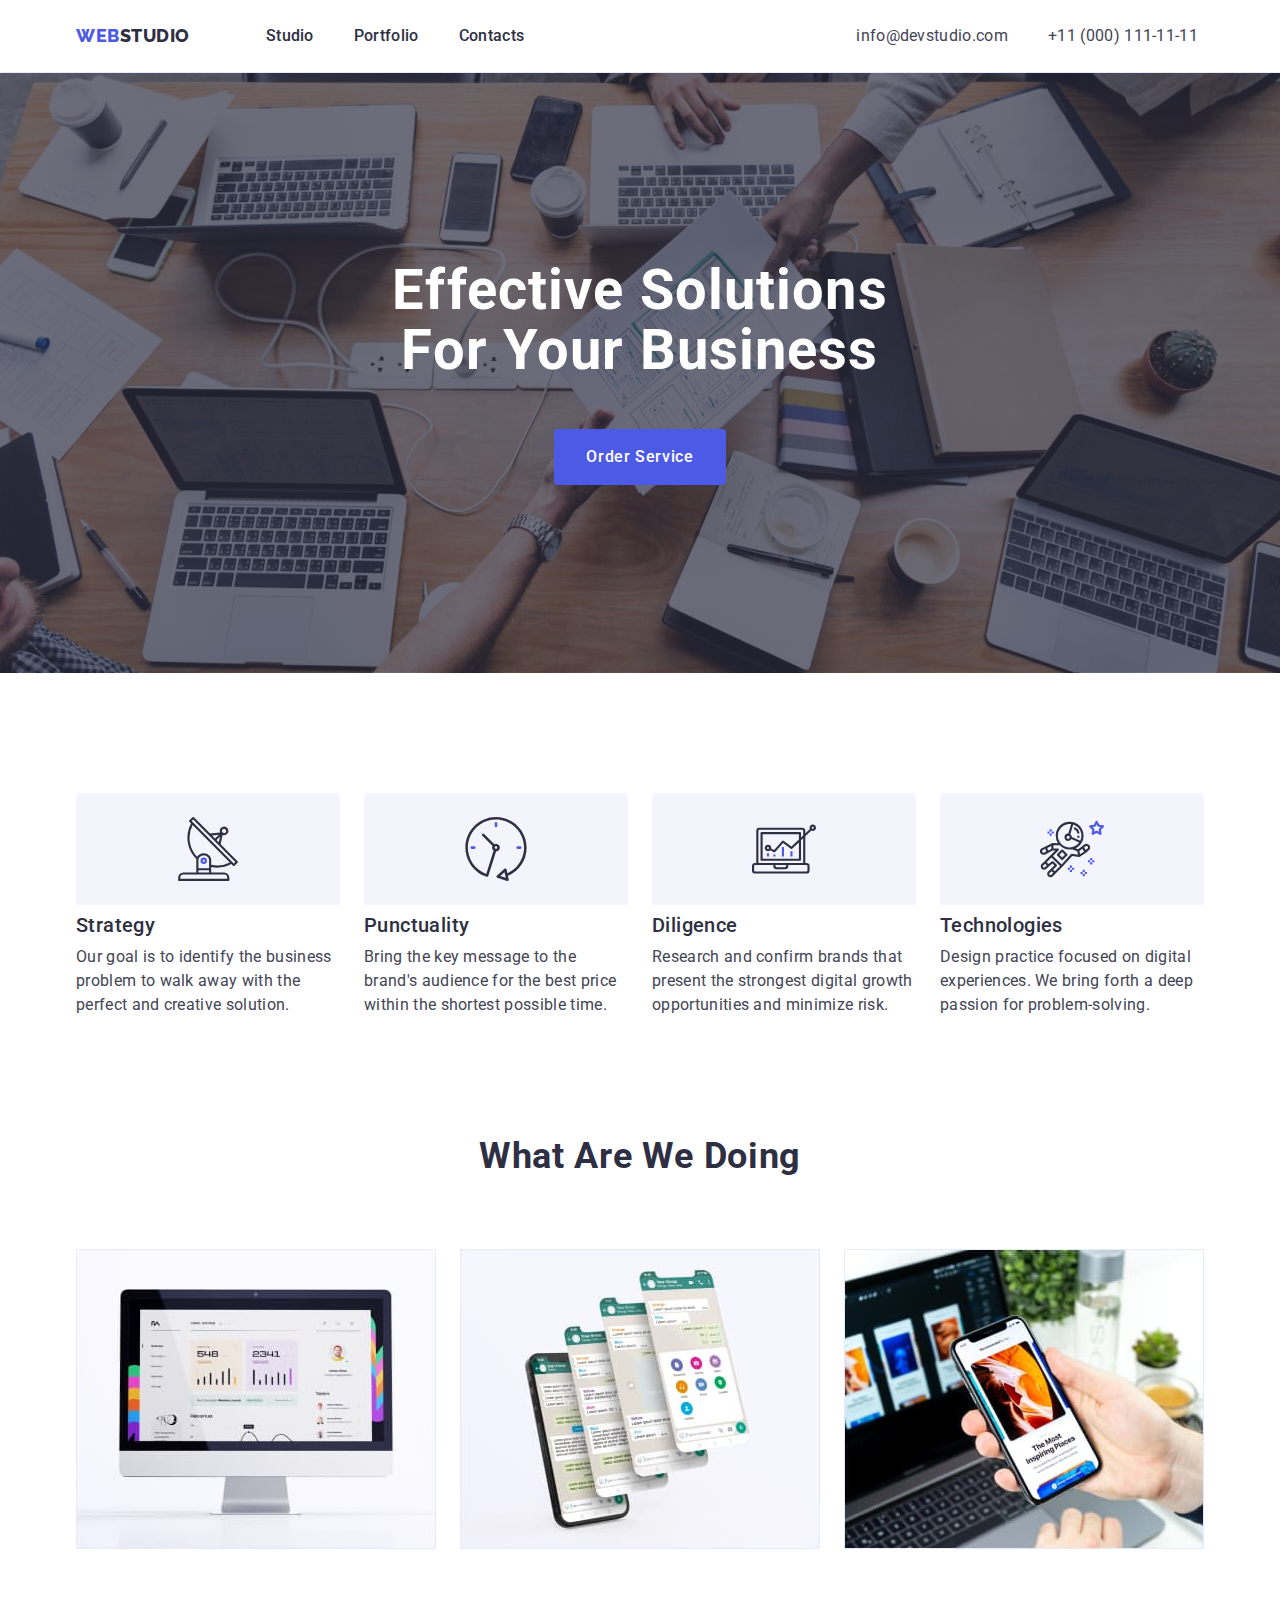
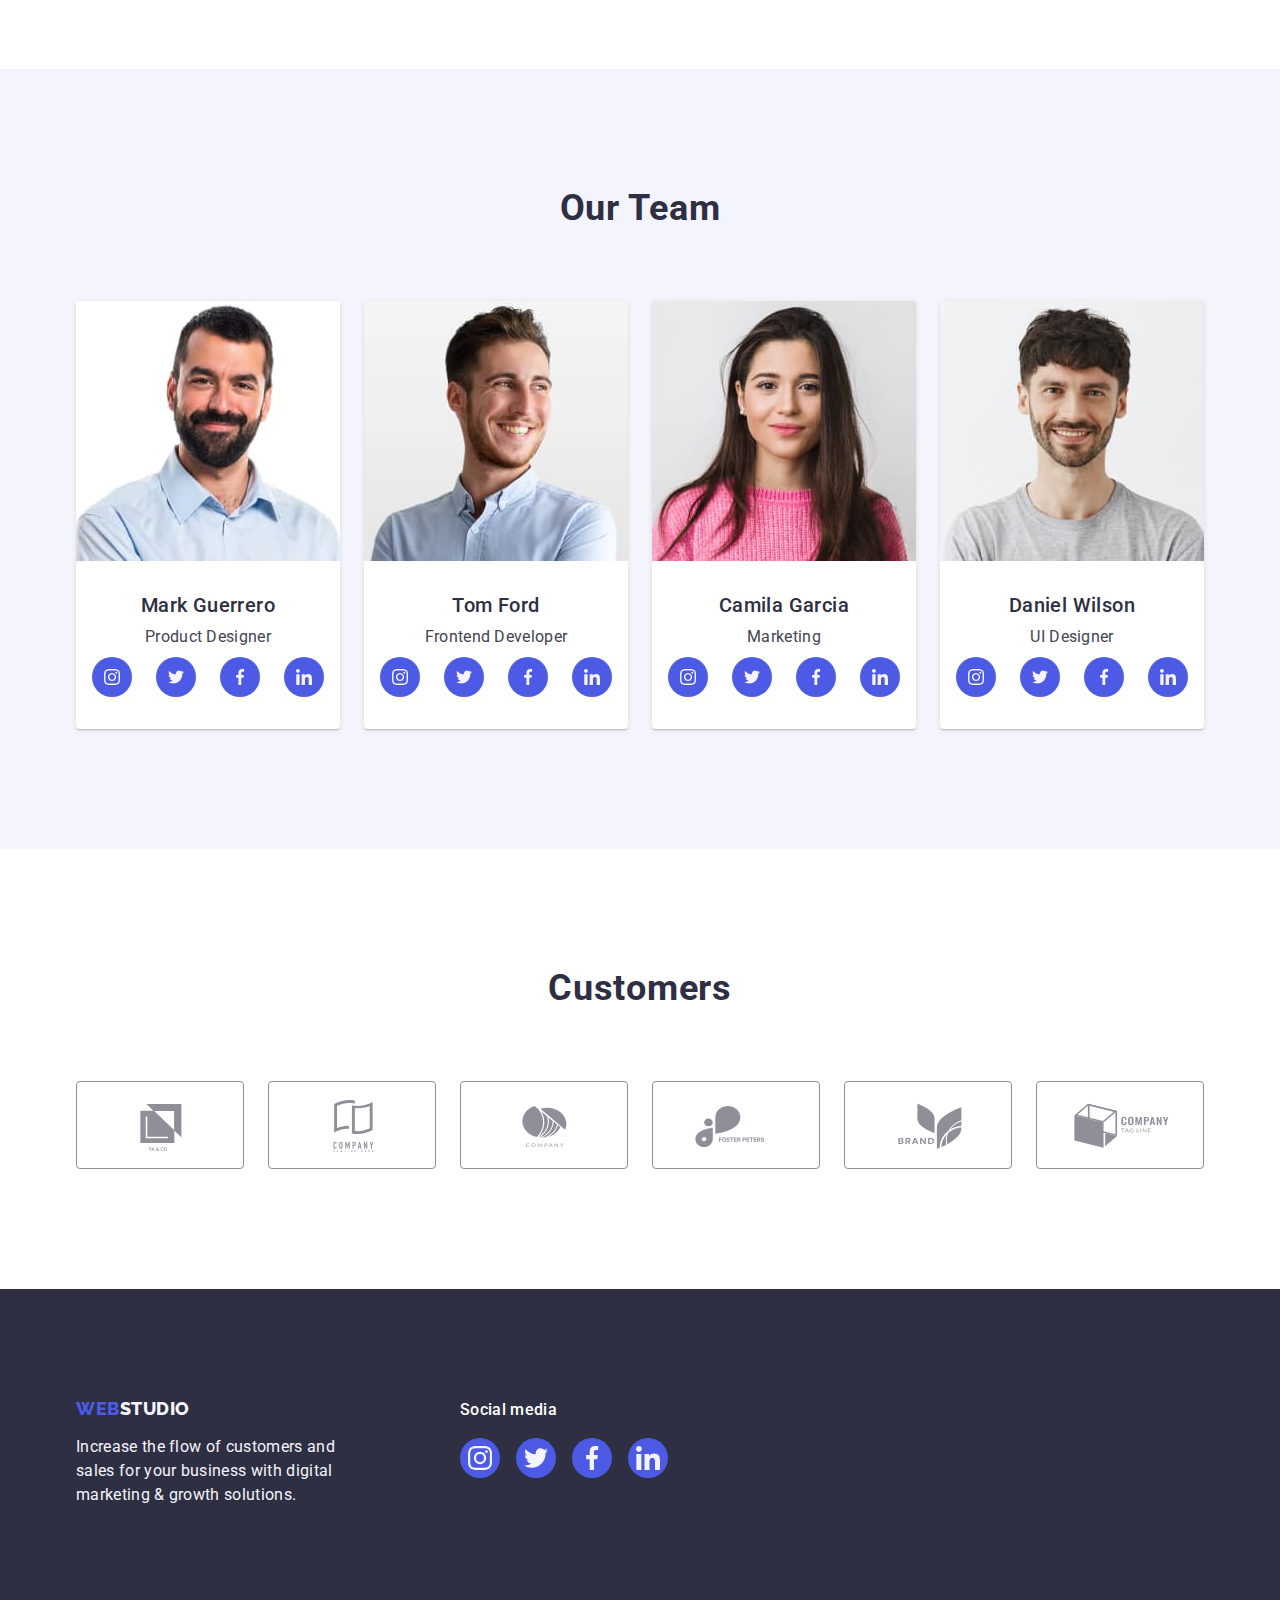
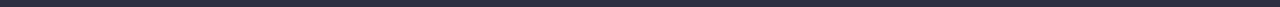
<file: index.html>
<!DOCTYPE html>
<html lang="en">

<head>
    <meta charset="UTF-8">
    <meta name="viewport" content="width=device-width, initial-scale=1.0">
    <title>Main Page</title>
        <link rel="stylesheet" href="https://cdnjs.cloudflare.com/ajax/libs/modern-normalize/2.0.0/modern-normalize.min.css"
        integrity="sha512-4xo8blKMVCiXpTaLzQSLSw3KFOVPWhm/TRtuPVc4WG6kUgjH6J03IBuG7JZPkcWMxJ5huwaBpOpnwYElP/m6wg=="
        crossorigin="anonymous" referrerpolicy="no-referrer">
    <link rel="preconnect" href="https://fonts.googleapis.com">
    <link rel="preconnect" href="https://fonts.gstatic.com" crossorigin>
    <link href="https://fonts.googleapis.com/css2?family=Raleway:wght@800&family=Roboto:wght@400;500;700;900&display=swap"
        rel="stylesheet">
    <link rel="stylesheet" href="./css/styles.css">
</head>

<body>
    <header class="header">
        <div class="headcontainer container">
        <nav class="headcont">
            <a class="link logo" href="./index.html">Web<span class="inheader">Studio</span></a>
            <ul class="list ulnav">
                <li><a class="link navigation" href="./index.html">Studio</a></li>
                <li><a class="link navigation" href="./portfolio.html">Portfolio</a></li>
                <li><a class="link navigation" href="">Contacts</a></li>
            </ul>
            </nav>
        <address class ="contacts">
            <ul class="ulcontact">
                <li class="licontact">
                    <a class="link conts" href="mailto:info@devstudio.com">info@devstudio.com</a>
                </li>
                <li class="licontact">
                    <a class="link conts" href="tel:+110001111111">+11 (000) 111-11-11</a>
                </li>
            </ul>
        </address>
        </div>
    </header>
    <main>
        <section class="section-motto">
            <div class="container">
            <h1 class="title">Effective Solutions for Your Business</h1>
            <button class="button orderservice" type="button">Order Service</button>
            </div>
        </section>
        <section class="section characteristics">
            <div class="container">
            <h2 class="visually-hidden">pusty nagłówek</h2>
            <ul class="list ulcharacteristic">
                <li class="licharacteristic">
                    <div class="characteristic-icons">
                         <svg width="64" height="64" xmlns="http://www.w3.org/2000/svg">
                            <use href="./images/icons.svg#icons-antenna-1">
                            </use>
                         </svg>   
                    </div>
                    <h3 class="characteristic">Strategy</h3>
                    <p class="char">Our goal is to identify the business problem to walk away with the perfect and creative solution.
                    </p>
                </li>
                <li class="licharacteristic">
                    <div class="characteristic-icons">
                        <svg width="64" height="64" xmlns="http://www.w3.org/2000/svg">
                            <use href="./images/icons.svg#icons-clock-1">
                            </use>
                        </svg>
                    </div>
                    <h3 class="characteristic">Punctuality</h3>
                    <p class="char">Bring the key message to the brand's audience for the best price within the shortest possible
                        time.</p>
                </li>
                <li class="licharacteristic">
                    <div class="characteristic-icons">
                        <svg width="64" height="64" xmlns="http://www.w3.org/2000/svg">
                            <use href="./images/icons.svg#icons-diagram-1">
                            </use>
                        </svg>
                    </div>
                    <h3 class="characteristic">Diligence</h3>
                    <p class="char">Research and confirm brands that present the strongest digital growth opportunities and minimize
                        risk.</p>
                </li>
                <li class="licharacteristic">
                    <div class="characteristic-icons">
                        <svg width="64" height="64" xmlns="http://www.w3.org/2000/svg">
                            <use href="./images/icons.svg#icons-astronaut-1">
                            </use>
                        </svg>
                    </div>
                    <h3 class="characteristic">Technologies</h3>
                    <p class="char">Design practice focused on digital experiences. We bring forth a deep passion for
                        problem-solving.
                    </p>
                </li>
            </ul>
            </div>
        </section>
        <section class="section-tasks">
            <div class="container">
            <h2 class="task">What are we doing</h2>
            <ul class="list ultasks">
                <li class="litasks">
                    <img src="./images/img1.jpg" alt="Old MacBook" width="360" height="300">
                </li>
                <li class="litasks">
                    <img src="./images/img2.jpg" alt="Smartphone" width="360" height="300">
                </li>
                <li class="litasks">
                    <img src="./images/img3.jpg" alt="smartphone held in hand, notebook in the background" width="360"
                        height="300">
                </li>
            </ul>
            </div>
        </section>
        <section class="section people">
            <div class="container">
            <h2 class="teamhead">Our Team</h2>
            <ul class="list members">
                <li class="list teamlist">
                    <img src="./images/imgmark.jpg" alt="man in a blue shirt with dark hair and short stubble"
                        width="264" height="260">
                    <div class="membercontainer">
                    <h3 class="member">Mark Guerrero</h3>
                    <p class="memberposition">Product Designer</p>
                    <ul class="ulsocial-link-icons">
                    <li class="lisocial-link-icons">
                        <a class="social-link" href="#">
                        <svg class="svgsocial-link-icons" width="16" height="16" xmlns="http://www.w3.org/2000/svg">
                            <use href="./images/icons.svg#icons-instagram-2">
                            </use>
                        </svg>
                        </a>
                    </li>
                    <li class="lisocial-link-icons">
                        <a class="social-link" href="#">
                        <svg class="svgsocial-link-icons" width="16" height="16" xmlns="http://www.w3.org/2000/svg">
                            <use href="./images/icons.svg#icons-twitter-1">
                            </use>
                        </svg>
                        </a>
                    </li>
                    <li class="lisocial-link-icons">
                            <a class="social-link" href="#">
                            <svg class="svgsocial-link-icons" width="16" height="16" xmlns="http://www.w3.org/2000/svg">
                                <use href="./images/icons.svg#icons-facebook-1">
                                </use>
                            </svg>
                            </a>
                    </li>
                    <li class="lisocial-link-icons">
                            <a class="social-link" href="#">
                            <svg class="svgsocial-link-icons" width="16" height="16" xmlns="http://www.w3.org/2000/svg">
                                <use href="./images/icons.svg#icons-linkedin-1">
                                </use>
                            </svg>
                            </a>
                    </li>
                    </ul>
                    </div>
                </li>
                <li class="list teamlist">
                    <img src="./images/imgtom.jpg" alt="man in a blue shirt with light hair and short stubble"
                        width="264" height="260">
                    <div class="membercontainer">
                    <h3 class="member">Tom Ford</h3>
                    <p class="memberposition">Frontend Developer</p>
                    <ul class="ulsocial-link-icons">
                        <li class="lisocial-link-icons">
                            <a class="social-link" href="#">
                                <svg class="svgsocial-link-icons" width="16" height="16" xmlns="http://www.w3.org/2000/svg">
                                    <use href="./images/icons.svg#icons-instagram-2">
                                    </use>
                                </svg>
                            </a>
                        </li>
                        <li class="lisocial-link-icons">
                            <a class="social-link" href="#">
                                <svg class="svgsocial-link-icons" width="16" height="16" xmlns="http://www.w3.org/2000/svg">
                                    <use href="./images/icons.svg#icons-twitter-1">
                                    </use>
                                </svg>
                            </a>
                        </li>
                        <li class="lisocial-link-icons">
                            <a class="social-link" href="#">
                                <svg class="svgsocial-link-icons" width="16" height="16" xmlns="http://www.w3.org/2000/svg">
                                    <use href="./images/icons.svg#icons-facebook-1">
                                    </use>
                                </svg>
                            </a>
                        </li>
                        <li class="lisocial-link-icons">
                            <a class="social-link" href="#">
                                <svg class="svgsocial-link-icons" width="16" height="16" xmlns="http://www.w3.org/2000/svg">
                                    <use href="./images/icons.svg#icons-linkedin-1">
                                    </use>
                                </svg>
                            </a>
                        </li>
                        </ul>
                        </div>
                        </li>
                <li class="list teamlist">
                    <img src="./images/imgcamila.jpg" alt="woman in a pink sweater with long flowing hair" width="264"
                        height="260">
                    <div class="membercontainer">
                    <h3 class="member">Camila Garcia</h3>
                    <p class="memberposition">Marketing</p>
                    <ul class="ulsocial-link-icons">
                        <li class="lisocial-link-icons">
                            <a class="social-link" href="#">
                                <svg class="svgsocial-link-icons" width="16" height="16" xmlns="http://www.w3.org/2000/svg">
                                    <use href="./images/icons.svg#icons-instagram-2">
                                    </use>
                                </svg>
                            </a>
                        </li>
                        <li class="lisocial-link-icons">
                            <a class="social-link" href="#">
                                <svg class="svgsocial-link-icons" width="16" height="16" xmlns="http://www.w3.org/2000/svg">
                                    <use href="./images/icons.svg#icons-twitter-1">
                                    </use>
                                </svg>
                            </a>
                        </li>
                        <li class="lisocial-link-icons">
                            <a class="social-link" href="#">
                                <svg class="svgsocial-link-icons" width="16" height="16" xmlns="http://www.w3.org/2000/svg">
                                    <use href="./images/icons.svg#icons-facebook-1">
                                    </use>
                                </svg>
                            </a>
                        </li>
                        <li class="lisocial-link-icons">
                            <a class="social-link" href="#">
                                <svg class="svgsocial-link-icons" width="16" height="16" xmlns="http://www.w3.org/2000/svg">
                                    <use href="./images/icons.svg#icons-linkedin-1">
                                    </use>
                                </svg>
                            </a>
                        </li>
                        </ul>
                        </div>
                        </li>
                <li class="list teamlist">
                    <img src="./images/imgdaniel.jpg" alt="a man in a gray T-shirt with dark hair and short stubble"
                        width="264" height="260">
                    <div class="membercontainer">
                    <h3 class="member">Daniel Wilson</h3>
                    <p class="memberposition">UI Designer</p>
                    <ul class="ulsocial-link-icons">
                        <li class="lisocial-link-icons">
                            <a class="social-link" href="#">
                                <svg class="svgsocial-link-icons" width="16" height="16" xmlns="http://www.w3.org/2000/svg">
                                    <use href="./images/icons.svg#icons-instagram-2">
                                    </use>
                                </svg>
                            </a>
                        </li>
                        <li class="lisocial-link-icons">
                            <a class="social-link" href="#">
                                <svg class="svgsocial-link-icons" width="16" height="16" xmlns="http://www.w3.org/2000/svg">
                                    <use href="./images/icons.svg#icons-twitter-1">
                                    </use>
                                </svg>
                            </a>
                        </li>
                        <li class="lisocial-link-icons">
                            <a class="social-link" href="#">
                                <svg class="svgsocial-link-icons" width="16" height="16" xmlns="http://www.w3.org/2000/svg">
                                    <use href="./images/icons.svg#icons-facebook-1">
                                    </use>
                                </svg>
                            </a>
                        </li>
                        <li class="lisocial-link-icons">
                            <a class="social-link" href="#">
                                <svg class="svgsocial-link-icons" width="16" height="16" xmlns="http://www.w3.org/2000/svg">
                                    <use href="./images/icons.svg#icons-linkedin-1">
                                    </use>
                                </svg>
                            </a>
                        </li>
                        </ul>
                        </div>
                        </li>
                    </ul>
                    </div>
        </section>
        <section class="our-customers">
            <div class="container">
            <h2 class="customershead">Customers</h2>
            <ul class="ulcustomers">
                <li class="licustomers">
                        <a class="customers-links" href="#">
                        <svg class="svglogo-customers" width="104" height="56" xmlns="http://www.w3.org/2000/svg">
                            <use href="./images/icons.svg#icons-Logo-1">
                            </use>
                        </svg>
                        </a>
                </li>
                <li class="licustomers">
                        <a class="customers-links" href="#">
                            <svg class="svglogo-customers" width="104" height="56" xmlns="http://www.w3.org/2000/svg">
                                <use href="./images/icons.svg#icons-Logo-2">
                                </use>
                            </svg>
                        </a>
                </li>
                <li class="licustomers">
                        <a class="customers-links" href="#">
                            <svg class="svglogo-customers" width="104" height="56" xmlns="http://www.w3.org/2000/svg">
                                <use href="./images/icons.svg#icons-Logo-3">
                                </use>
                            </svg>
                        </a>
                </li>
                <li class="licustomers">
                        <a class="customers-links" href="#">
                            <svg class="svglogo-customers" width="104" height="56" xmlns="http://www.w3.org/2000/svg">
                                <use href="./images/icons.svg#icons-Logo-4">
                                </use>
                            </svg>
                        </a>
                </li>
                <li class="licustomers">
                        <a class="customers-links" href="#">
                            <svg class="svglogo-customers" width="104" height="56" xmlns="http://www.w3.org/2000/svg">
                                <use href="./images/icons.svg#icons-Logo-5">
                                </use>
                            </svg>
                        </a>
                </li>
                <li class="licustomers">
                        <a class="customers-links" href="#">
                            <svg class="svglogo-customers" width="104" height="56" xmlns="http://www.w3.org/2000/svg">
                                <use href="./images/icons.svg#icons-Logo-6">
                                </use>
                            </svg>
                        </a>
                </li>
            </ul>
            </div>
        </section>
    </main>
    <footer class="foo">
        <div class="foo-container">
        <div class="foo-container-logo">
        <a class="link logoinfoo" href="./index.html">Web<span class="footer">Studio</span></a>
        <p class="parinfoo">
            Increase the flow of customers and 
            sales for your business with digital 
            marketing & growth solutions.
        </p>
    </div>
        <div class="foo-social-links">
        <p class="social-media-infoo">Social media</p>
        <ul class="ulsocial-links-infoo">
                <li class="lisocial-link-icons-infoo">
                    <a class="social-link-infoo" href="#">
                        <svg class="svgsocial-link-icons-infoo" width="24" height="24" xmlns="http://www.w3.org/2000/svg">
                            <use href="./images/icons.svg#icons-instagram-2">
                            </use>
                        </svg>
                    </a>
                </li>
                <li class="lisocial-link-icons-infoo">
                    <a class="social-link-infoo" href="#">
                        <svg class="svgsocial-link-icons-infoo" width="24" height="24" xmlns="http://www.w3.org/2000/svg">
                            <use href="./images/icons.svg#icons-twitter-1">
                            </use>
                        </svg>
                    </a>
                </li>
                <li class="lisocial-link-icons-infoo">
                    <a class="social-link-infoo" href="#">
                        <svg class="svgsocial-link-icons-infoo" width="24" height="24" xmlns="http://www.w3.org/2000/svg">
                            <use href="./images/icons.svg#icons-facebook-1">
                            </use>
                        </svg>
                    </a>
                </li>
                <li class="lisocial-link-icons-infoo">
                    <a class="social-link-infoo" href="#">
                        <svg class="svgsocial-link-icons-infoo" width="24" height="24" xmlns="http://www.w3.org/2000/svg">
                            <use href="./images/icons.svg#icons-linkedin-1">
                            </use>
                        </svg>
                    </a>
                </li>
        </ul>
        </div>
        </div>
    </footer>
</body>
</html>
</file>
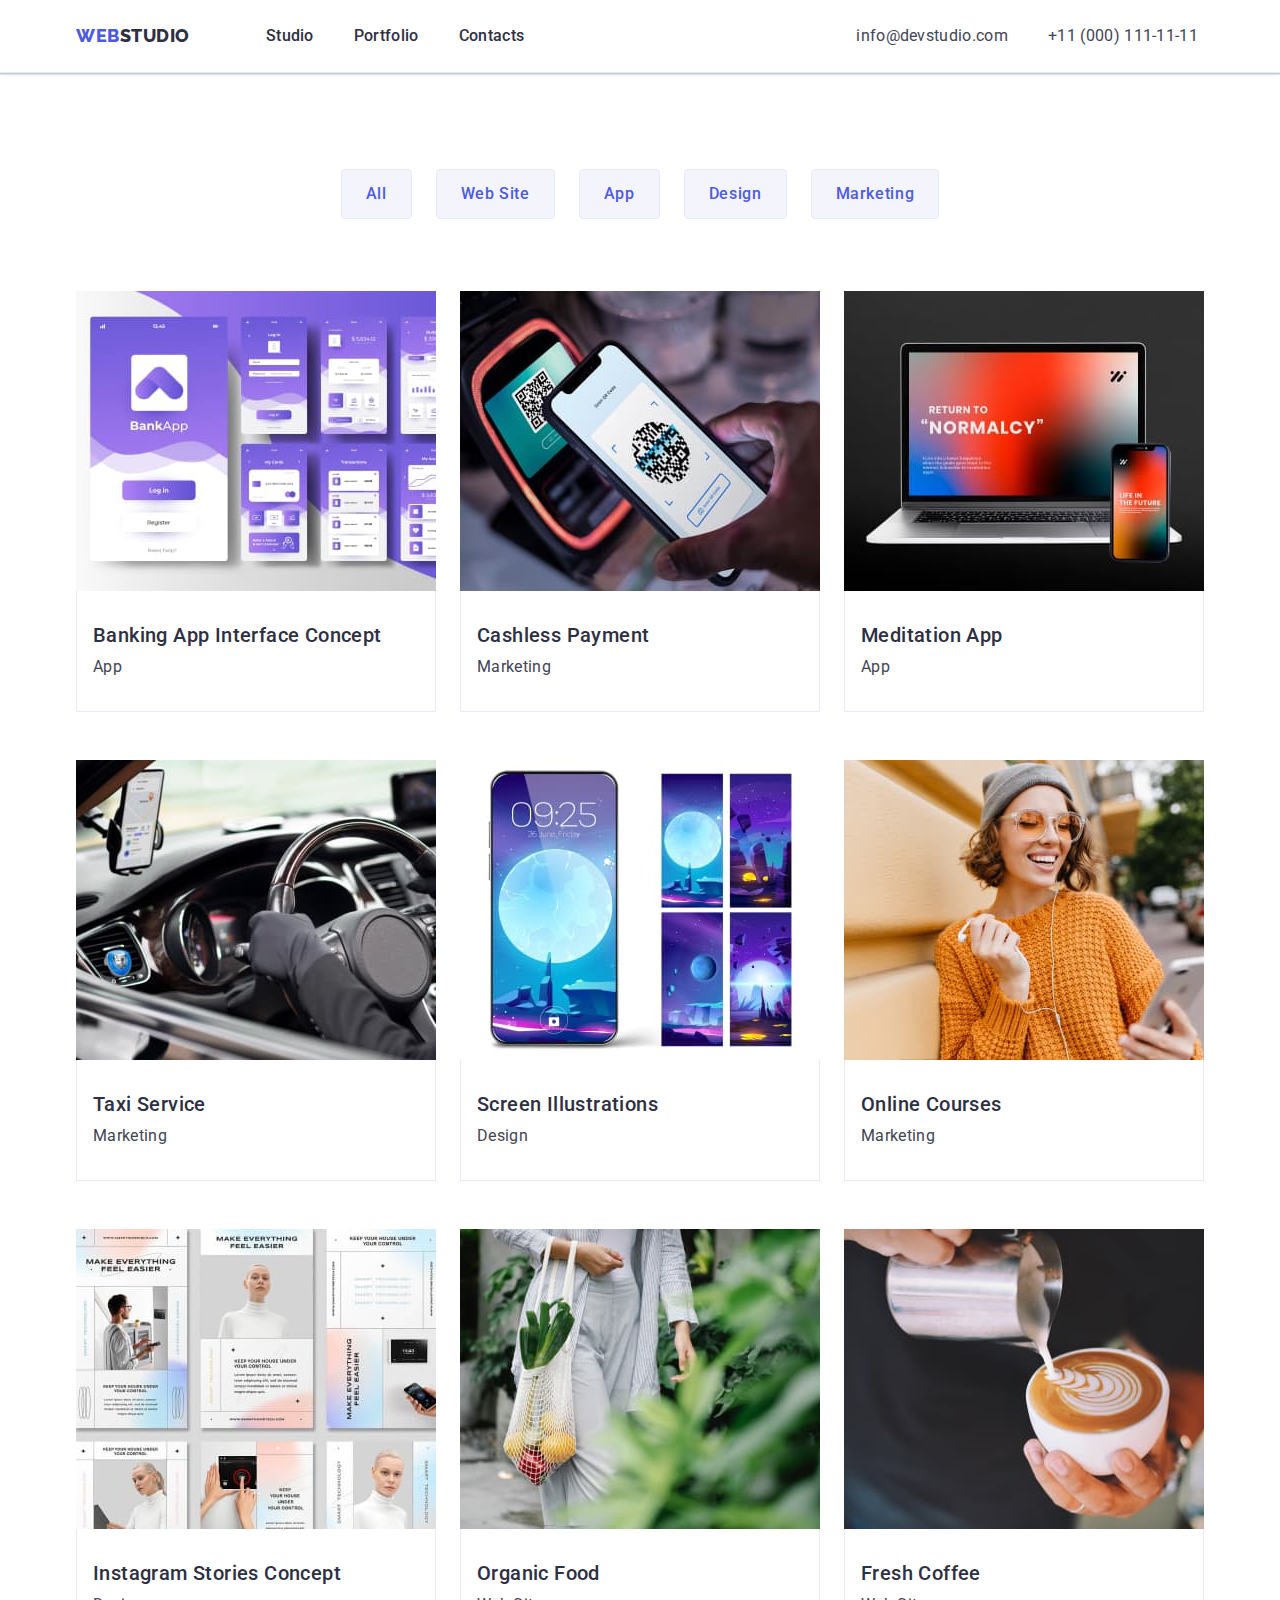
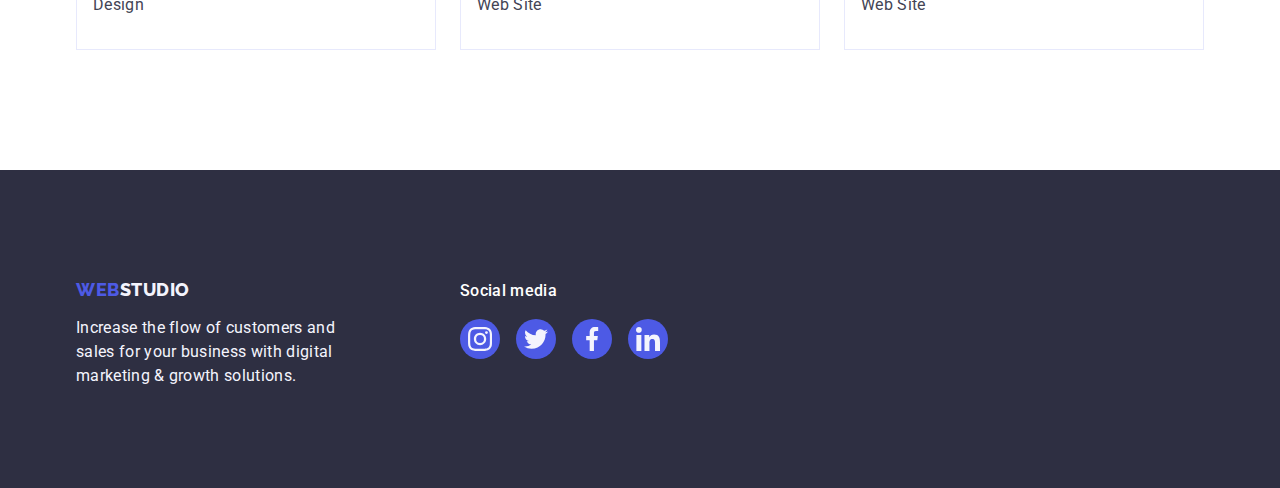
<file: portfolio.html>
<!DOCTYPE html>
<html lang="en">

<head>
    <meta charset="UTF-8">
    <meta name="viewport" content="width=device-width, initial-scale=1.0">
    <title>Main Page</title>
    <link rel="stylesheet" href="https://cdnjs.cloudflare.com/ajax/libs/modern-normalize/2.0.0/modern-normalize.min.css"
        integrity="sha512-4xo8blKMVCiXpTaLzQSLSw3KFOVPWhm/TRtuPVc4WG6kUgjH6J03IBuG7JZPkcWMxJ5huwaBpOpnwYElP/m6wg=="
        crossorigin="anonymous" referrerpolicy="no-referrer"/>
    <link rel="preconnect" href="https://fonts.googleapis.com">
    <link rel="preconnect" href="https://fonts.gstatic.com" crossorigin>
    <link
        href="https://fonts.googleapis.com/css2?family=Raleway:wght@800&family=Roboto:wght@400;500;700;900&display=swap"
        rel="stylesheet">
    <link rel="stylesheet" href="./css/styles.css">
</head>

<body>
    <header class="header">
        <div class="headcontainer container">
            <nav class="headcont">
                <a class="link logo" href="./index.html">Web<span class="inheader">Studio</span></a>
                <ul class="list ulnav">
                    <li><a class="link navigation" href="./index.html">Studio</a></li>
                    <li><a class="link navigation" href="./portfolio.html">Portfolio</a></li>
                    <li><a class="link navigation" href="">Contacts</a></li>
                </ul>
            </nav>
            <address class="contacts">
                <ul class="ulcontact">
                    <li class="licontact">
                        <a class="link conts" href="mailto:info@devstudio.com">info@devstudio.com</a>
                    </li>
                    <li class="licontact">
                        <a class="link conts" href="tel:+110001111111">+11 (000) 111-11-11</a>
                    </li>
                </ul>
            </address>
        </div>
    </header>
    <main>
        <section class="sectionfiltres">
            <div class="container">
            <h1 class="visually-hidden">pusty nagłówek</h1>
            <ul class="list-ulbuttons">
                <li><button class="button filtr" type="button">All</button></li>
                <li><button class="button filtr" type="button">Web Site</button></li>
                <li><button class="button filtr" type="button">App</button></li>
                <li><button class="button filtr" type="button">Design</button></li>
                <li><button class="button filtr" type="button">Marketing</button></li>
            </ul>
            <ul class="list ulbuttonpic">
                <li class="list libuttonpic">
                    <a class="link lipic" href=""><img src="./images/img4.jpg" alt="bank application cards" width="360" height="300">
                    <div class="appcontainer">
                    <h2 class="link picheader">Banking App Interface Concept</h2>
                    <p class="link picpar">App</p>
                </div>
                </a>  
                </li>
                <li class="list libuttonpic">
                    <a class="link lipic" href=""><img src="./images/img5.jpg" alt="contactless payment by phone" width="360" height="300">
                    <div class="appcontainer">
                    <h2 class="link picheader">Cashless Payment</h2>
                    <p class="link picpar">Marketing</p>
                </div>
                </a>
                </li>
                <li class="list libuttonpic">
                    <a class="link lipic" href=""><img src="./images/img6.jpg" alt="return to normalcy on laptop and life is in the future on smartphone" width="360" height="300">
                    <div class="appcontainer">
                    <h2 class="link picheader">Meditation App</h2>
                    <p class="link picpar">App</p>
                </div>
                </a>
                </li>
                <li class="list libuttonpic">
                    <a class="link lipic" href=""><img src="./images/img7.jpg" alt="hands on the steering wheel in the car and smartphone in the car holder" width="360" height="300">
                    <div class="appcontainer">
                    <h2 class="link picheader">Taxi Service</h2>
                    <p class="link picpar">Marketing</p>
                </div>
                </a>
                </li>
                <li class="list libuttonpic">
                    <a class="link lipic" href=""><img src="./images/img8.jpg" alt="smartphone lock screen and various themes" width="360" height="300">
                    <div class="appcontainer">
                    <h2 class="link picheader">Screen Illustrations</h2>
                    <p class="link picpar">Design</p>
                </div>
                </a>
                </li>
                <li class="list libuttonpic">
                    <a class="link lipic" href=""><img src="./images/img9.jpg" alt="woman in a gray hat, yellow glasses and a yellow sweater" width="360" height="300">
                    <div class="appcontainer">
                    <h2 class="link picheader">Online Courses</h2>
                    <p class="link picpar">Marketing</p>
                </div>
            </a>
                </li>
                <li class="list libuttonpic">
                    <a class="link lipic" href=""><img src="./images/img10.jpg" alt="smart technologies application" width="360" height="300">
                    <div class="appcontainer">
                    <h2 class="link picheader">Instagram Stories Concept</h2>
                    <p class="link picpar">Design</p>
                </div>
            </a>
                </li>
                <li class="list libuttonpic">
                    <a class="link lipic" href=""><img src="./images/img11.jpg" alt="woman carrying a bag with vegetables" width="360" height="300">
                    <div class="appcontainer">
                    <h2 class="link picheader">Organic Food</h2>
                    <p class="link picpar">Web Site</p>
                </div>
                </a>
                </li>
                <li class="list libuttonpic">
                    <a class="link lipic" href=""><img src="./images/img12.jpg" alt="milk pattern on coffee" width="360" height="300">
                    <div class="appcontainer">
                    <h2 class="link picheader">Fresh Coffee</h2>
                    <p class="link picpar">Web Site</p>
                </div>
                </a>
                </li>
            </ul>
            </div>
        </section>
    </main>
    <footer class="foo">
        <div class="foo-container">
            <div class="foo-container-logo">
                <a class="link logoinfoo" href="./index.html">Web<span class="footer">Studio</span></a>
                <p class="parinfoo">
                    Increase the flow of customers and
                    sales for your business with digital
                    marketing & growth solutions.
                </p>
            </div>
            <div class="foo-social-links">
                <p class="social-media-infoo">Social media</p>
                <ul class="ulsocial-links-infoo">
                    <li class="lisocial-link-icons-infoo">
                        <a class="social-link-infoo" href="#">
                            <svg class="svgsocial-link-icons-infoo" width="24" height="24"
                                xmlns="http://www.w3.org/2000/svg">
                                <use href="./images/icons.svg#icons-instagram-2">
                                </use>
                            </svg>
                        </a>
                    </li>
                    <li class="lisocial-link-icons-infoo">
                        <a class="social-link-infoo" href="#">
                            <svg class="svgsocial-link-icons-infoo" width="24" height="24"
                                xmlns="http://www.w3.org/2000/svg">
                                <use href="./images/icons.svg#icons-twitter-1">
                                </use>
                            </svg>
                        </a>
                    </li>
                    <li class="lisocial-link-icons-infoo">
                        <a class="social-link-infoo" href="#">
                            <svg class="svgsocial-link-icons-infoo" width="24" height="24"
                                xmlns="http://www.w3.org/2000/svg">
                                <use href="./images/icons.svg#icons-facebook-1">
                                </use>
                            </svg>
                        </a>
                    </li>
                    <li class="lisocial-link-icons-infoo">
                        <a class="social-link-infoo" href="#">
                            <svg class="svgsocial-link-icons-infoo" width="24" height="24"
                                xmlns="http://www.w3.org/2000/svg">
                                <use href="./images/icons.svg#icons-linkedin-1">
                                </use>
                            </svg>
                        </a>
                    </li>
                </ul>
            </div>
        </div>
    </footer>
</body>

</html>
</file>
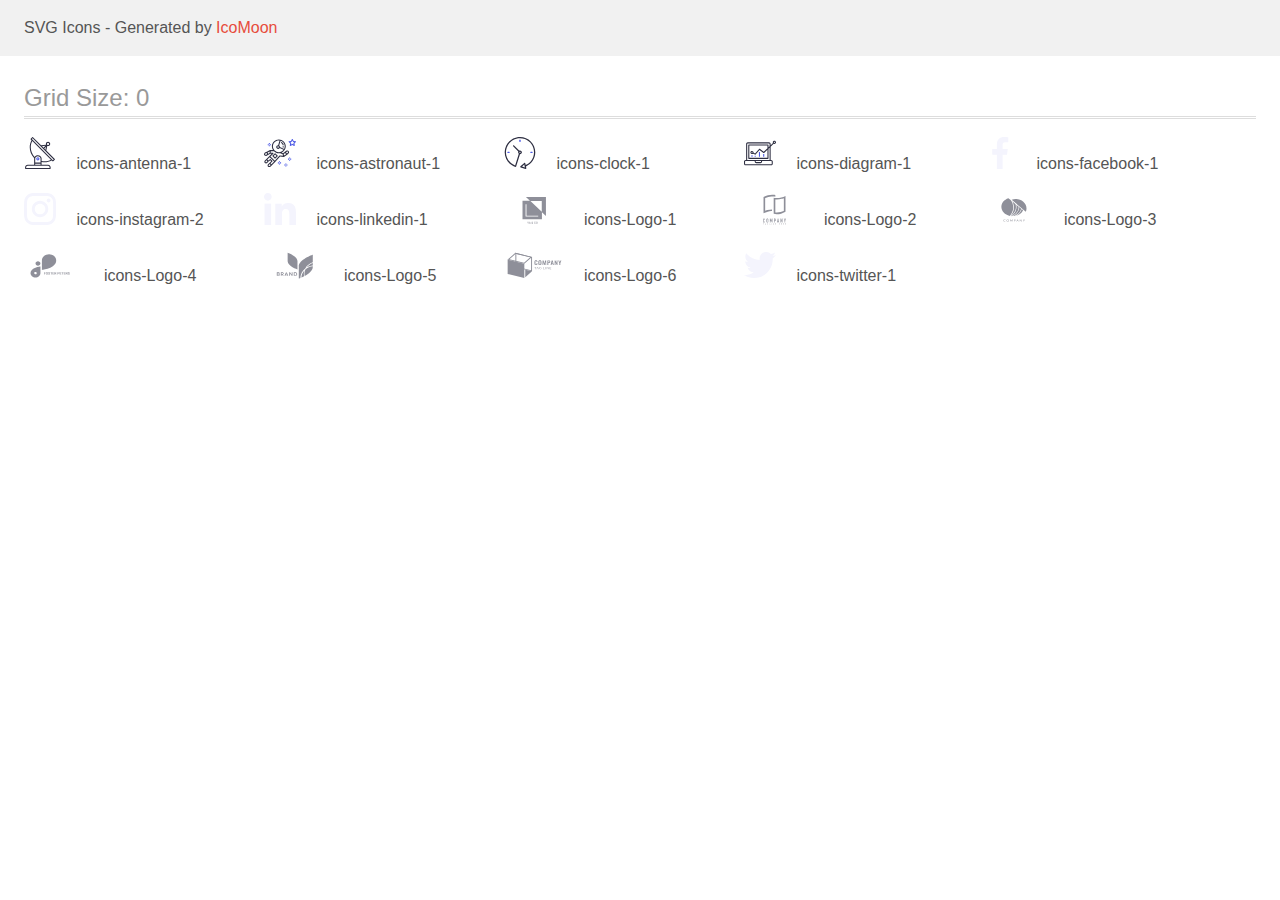
<file: images/icomoon/demo.html>
<!doctype html>
<html>
<head>
    <title>IcoMoon - SVG Icons</title>
    <meta charset="utf-8">
    <meta name="viewport" content="width=device-width, initial-scale=1">
    <link rel="stylesheet" href="demo-files/demo.css">
    <link rel="stylesheet" href="style.css">
</head>
<body>
<svg aria-hidden="true" style="position: absolute; width: 0; height: 0; overflow: hidden;" version="1.1" xmlns="http://www.w3.org/2000/svg" xmlns:xlink="http://www.w3.org/1999/xlink">
<defs>
<symbol id="icons-antenna-1" viewBox="0 0 32 32">
<path fill="#2e2f42" style="fill: var(--color1, #2e2f42)" d="M30.773 22.098l-8.443-8.505 0.937-4.615c0.242 0.094 0.499 0.144 0.758 0.146h0.006c1.192 0.014 2.17-0.941 2.184-2.133s-0.941-2.17-2.133-2.184c-1.192-0.014-2.17 0.941-2.184 2.133-0.003 0.255 0.039 0.509 0.125 0.749l-4.96 0.605-8.091-8.133c-0.099-0.101-0.235-0.159-0.377-0.16-0.14 0.001-0.274 0.056-0.373 0.155l-1.513 1.504c-0.208 0.208-0.208 0.546 0 0.754l0.814 0.826c-3.153 5.798-2.129 12.978 2.519 17.663 0.043 0.041 0.092 0.074 0.146 0.098-0.034 0.18-0.051 0.364-0.052 0.547v6.187h-6.4c-1.472 0.002-2.665 1.195-2.667 2.667v1.067c0 0.295 0.239 0.533 0.533 0.533h24.533c0.295 0 0.533-0.239 0.533-0.533v-1.067c-0.002-1.472-1.195-2.665-2.667-2.667h-6.4v-2.742c1.003 0.21 2.024 0.317 3.049 0.32 2.458-0.003 4.877-0.615 7.040-1.783l0.818 0.823c0.099 0.101 0.235 0.159 0.377 0.16 0.14-0.001 0.274-0.056 0.373-0.155l1.513-1.504c0.208-0.208 0.208-0.546 0-0.754zM23.28 6.233c0.418-0.415 1.093-0.414 1.509 0.004s0.414 1.093-0.004 1.508c-0.2 0.199-0.47 0.31-0.752 0.31h-0.003c-0.589-0.003-1.064-0.483-1.061-1.072 0.002-0.282 0.115-0.552 0.314-0.751h-0.002zM22.024 9.738l-0.598 2.946-1.175-1.182 1.774-1.763zM21.419 8.836l-1.92 1.909-1.485-1.493 3.405-0.415zM24.004 28.8c0.884 0 1.6 0.716 1.6 1.6v0.533h-23.467v-0.533c0-0.884 0.716-1.6 1.6-1.6h20.267zM16.537 26.667v1.067h-5.333v-1.067h5.333zM11.204 25.6v-4.053c0-1.294 1.196-2.347 2.667-2.347s2.667 1.053 2.667 2.347v4.053h-5.333zM17.604 23.904v-2.357c0-1.882-1.675-3.413-3.733-3.413-1.331-0.020-2.576 0.657-3.281 1.786-4.058-4.274-4.971-10.645-2.279-15.887l18.602 18.708c-2.872 1.461-6.165 1.873-9.309 1.163zM28.893 23.22l-21.057-21.181 0.755-0.752 7.935 7.98c0.004 0 0.006 0.007 0.010 0.010l13.115 13.191-0.757 0.752z"></path>
<path fill="#4d5ae5" style="fill: var(--color2, #4d5ae5)" d="M13.876 20.267h-0.005c-0.884-0.001-1.601 0.714-1.602 1.598s0.714 1.601 1.598 1.602h0.005c0.884 0.001 1.601-0.714 1.602-1.598s-0.714-1.601-1.598-1.602zM14.249 22.245c-0.1 0.1-0.236 0.156-0.378 0.155-0.295-0.002-0.532-0.242-0.531-0.536 0.001-0.141 0.057-0.276 0.157-0.375s0.233-0.154 0.373-0.155c0.295 0.002 0.532 0.242 0.531 0.536-0.001 0.141-0.057 0.276-0.157 0.375h0.005z"></path>
</symbol>
<symbol id="icons-astronaut-1" viewBox="0 0 32 32">
<path fill="#4d5ae5" style="fill: var(--color2, #4d5ae5)" d="M31.974 4.524c-0.063-0.193-0.229-0.333-0.43-0.363l-1.91-0.278-0.855-1.731c-0.179-0.365-0.777-0.365-0.956 0l-0.855 1.731-1.91 0.278c-0.201 0.029-0.367 0.17-0.431 0.363-0.062 0.193-0.011 0.405 0.135 0.547l1.383 1.348-0.326 1.903c-0.034 0.2 0.048 0.402 0.212 0.522 0.166 0.121 0.382 0.135 0.562 0.040l1.709-0.899 1.709 0.899c0.078 0.041 0.164 0.061 0.249 0.061 0.11 0 0.221-0.034 0.314-0.102 0.164-0.119 0.246-0.322 0.212-0.522l-0.326-1.903 1.383-1.348c0.145-0.142 0.197-0.354 0.135-0.547zM29.511 5.851c-0.125 0.122-0.183 0.299-0.153 0.472l0.191 1.114-1-0.526c-0.078-0.041-0.163-0.061-0.249-0.061s-0.17 0.020-0.249 0.061l-1.001 0.526 0.191-1.114c0.030-0.173-0.028-0.349-0.153-0.472l-0.81-0.789 1.119-0.163c0.174-0.025 0.324-0.134 0.402-0.292l0.5-1.013 0.5 1.013c0.078 0.157 0.228 0.267 0.402 0.292l1.119 0.163-0.809 0.789z"></path>
<path fill="#4d5ae5" style="fill: var(--color2, #4d5ae5)" d="M26.134 20.522h-1.067v1.067h1.067v-1.067z"></path>
<path fill="#4d5ae5" style="fill: var(--color2, #4d5ae5)" d="M26.134 22.656h-1.067v1.067h1.067v-1.067z"></path>
<path fill="#4d5ae5" style="fill: var(--color2, #4d5ae5)" d="M27.2 21.589h-1.067v1.067h1.067v-1.067z"></path>
<path fill="#4d5ae5" style="fill: var(--color2, #4d5ae5)" d="M25.067 21.589h-1.067v1.067h1.067v-1.067z"></path>
<path fill="#4d5ae5" style="fill: var(--color2, #4d5ae5)" d="M22.4 26.389h-1.067v1.067h1.067v-1.067z"></path>
<path fill="#4d5ae5" style="fill: var(--color2, #4d5ae5)" d="M22.4 28.522h-1.067v1.067h1.067v-1.067z"></path>
<path fill="#4d5ae5" style="fill: var(--color2, #4d5ae5)" d="M23.467 27.456h-1.067v1.067h1.067v-1.067z"></path>
<path fill="#4d5ae5" style="fill: var(--color2, #4d5ae5)" d="M21.333 27.456h-1.067v1.067h1.067v-1.067z"></path>
<path fill="#4d5ae5" style="fill: var(--color2, #4d5ae5)" d="M16 24.256h-1.067v1.067h1.067v-1.067z"></path>
<path fill="#4d5ae5" style="fill: var(--color2, #4d5ae5)" d="M16 26.389h-1.067v1.067h1.067v-1.067z"></path>
<path fill="#4d5ae5" style="fill: var(--color2, #4d5ae5)" d="M17.067 25.322h-1.067v1.067h1.067v-1.067z"></path>
<path fill="#4d5ae5" style="fill: var(--color2, #4d5ae5)" d="M14.933 25.322h-1.067v1.067h1.067v-1.067z"></path>
<path fill="#4d5ae5" style="fill: var(--color2, #4d5ae5)" d="M5.867 6.122h-1.067v1.067h1.067v-1.067z"></path>
<path fill="#4d5ae5" style="fill: var(--color2, #4d5ae5)" d="M5.867 8.255h-1.067v1.067h1.067v-1.067z"></path>
<path fill="#4d5ae5" style="fill: var(--color2, #4d5ae5)" d="M6.933 7.189h-1.067v1.067h1.067v-1.067z"></path>
<path fill="#4d5ae5" style="fill: var(--color2, #4d5ae5)" d="M4.8 7.189h-1.067v1.067h1.067v-1.067z"></path>
<path fill="#2e2f42" style="fill: var(--color1, #2e2f42)" d="M24.715 14.159c-0.287-0.388-0.709-0.637-1.188-0.705-0.481-0.068-0.956 0.058-1.34 0.352l-1.252 0.96-1.898 1.417-1.358-0.541c2.421-1.086 4.114-3.508 4.114-6.32 0-3.823-3.123-6.933-6.961-6.933s-6.961 3.11-6.961 6.933c0 1.386 0.414 2.674 1.12 3.758l-2.764-0.024c-0.002 0-0.003 0-0.005 0-0.009 0-0.015 0.004-0.023 0.005-0.053 0.002-0.105 0.013-0.155 0.031-0.013 0.005-0.026 0.008-0.038 0.013-0.006 0.003-0.013 0.003-0.019 0.006l-3.233 1.596c-0.001 0-0.001 0-0.001 0.001l-1.893 0.911c-0.021 0.009-0.042 0.021-0.063 0.035-0.755 0.502-1.012 1.489-0.598 2.295 0.22 0.429 0.595 0.745 1.056 0.889 0.178 0.055 0.359 0.083 0.539 0.083 0.29 0 0.577-0.071 0.839-0.211l1.388-0.738 2.264-1.169 1.357-0.008-5.442 5.416c-0.001 0.001-0.001 0.001-0.002 0.001l-1.339 1.333c-0.316 0.315-0.49 0.732-0.49 1.178s0.174 0.863 0.49 1.179c0.325 0.323 0.752 0.485 1.179 0.485s0.854-0.162 1.18-0.485l1.314-1.309 1.741-1.3 0.901 0.897-1.762 1.754c-0 0.001-0.001 0.001-0.002 0.001l-1.339 1.333c-0.316 0.315-0.49 0.732-0.49 1.178s0.174 0.863 0.49 1.179c0.325 0.323 0.753 0.485 1.18 0.485s0.855-0.162 1.18-0.485l3.482-3.467c0.001-0.001 0.001-0.001 0.001-0.002l1.010-1-0.004-0.004c0.006-0.006 0.015-0.009 0.022-0.015l5.166-5.658 3.471 0.494c0.025 0.004 0.050 0.005 0.075 0.005 0.065 0 0.127-0.015 0.187-0.038 0.018-0.006 0.033-0.015 0.050-0.023 0.019-0.010 0.039-0.015 0.058-0.027l3.213-2.133c0.012-0.008 0.018-0.021 0.029-0.029 0.013-0.010 0.029-0.014 0.041-0.026l1.271-1.191c0.662-0.62 0.753-1.635 0.212-2.362zM2.13 17.77c-0.173 0.093-0.37 0.111-0.558 0.052-0.187-0.058-0.338-0.186-0.427-0.358-0.161-0.314-0.068-0.695 0.214-0.902l1.314-0.632 0.449 1.313-0.992 0.527zM5.628 15.942l-1.548 0.8-0.439-1.283 2.027-1.001-0.040 1.484zM20.727 9.322c0 0.918-0.219 1.785-0.599 2.559l-4.181-1.899c-0.044-0.573-0.341-1.075-0.788-1.388l1.464-4.86c2.378 0.756 4.105 2.974 4.105 5.588zM8.938 9.322c0-3.235 2.644-5.867 5.894-5.867 0.253 0 0.5 0.021 0.745 0.052l-1.432 4.754c-0.019-0.001-0.037-0.006-0.057-0.006-1.033 0-1.873 0.837-1.873 1.867s0.84 1.867 1.873 1.867c0.694 0 1.294-0.383 1.618-0.945l3.862 1.755c-1.075 1.446-2.795 2.39-4.737 2.39-3.25 0-5.894-2.632-5.894-5.867zM14.894 10.122c0 0.441-0.362 0.8-0.806 0.8s-0.806-0.359-0.806-0.8c0-0.441 0.362-0.8 0.806-0.8s0.806 0.359 0.806 0.8zM2.465 25.146c-0.236 0.234-0.619 0.234-0.854 0.001-0.114-0.114-0.176-0.263-0.176-0.423s0.062-0.309 0.176-0.421l0.962-0.958 0.851 0.848-0.959 0.955zM5.679 28.88c-0.236 0.234-0.619 0.235-0.855 0.001-0.114-0.114-0.176-0.263-0.176-0.423s0.062-0.309 0.176-0.421l0.963-0.959 0.852 0.848-0.96 0.955zM9.16 25.411c-0.001 0-0.001 0-0.002 0.001l-1.765 1.76-0.852-0.848 1.763-1.755c0 0 0 0 0-0s0.001-0.001 0.002-0.001c0.040-0.040 0.065-0.088 0.090-0.135 0.007-0.014 0.020-0.026 0.026-0.040 0.017-0.041 0.019-0.085 0.026-0.129 0.003-0.025 0.014-0.047 0.014-0.073 0-0.036-0.013-0.070-0.020-0.106-0.006-0.032-0.006-0.065-0.019-0.095-0.020-0.050-0.055-0.094-0.091-0.138-0.010-0.012-0.014-0.027-0.025-0.038 0 0 0 0-0.001 0s-0.001-0.002-0.001-0.002l-1.607-1.6c-0.017-0.017-0.039-0.024-0.058-0.038-0.028-0.022-0.055-0.042-0.087-0.058-0.030-0.015-0.061-0.024-0.093-0.033-0.034-0.010-0.067-0.017-0.103-0.020-0.033-0.002-0.063 0.001-0.095 0.005-0.036 0.004-0.069 0.009-0.104 0.020-0.034 0.011-0.063 0.027-0.094 0.045-0.020 0.011-0.042 0.015-0.061 0.029l-1.773 1.324-0.901-0.897 2.399-2.386 4.361 4.289-0.928 0.919zM15.979 18.394c-0.015-0.002-0.030 0.004-0.045 0.003-0.039-0.002-0.076 0.001-0.115 0.007-0.030 0.005-0.059 0.011-0.088 0.021-0.034 0.012-0.065 0.028-0.097 0.047-0.030 0.018-0.057 0.037-0.083 0.061-0.013 0.011-0.028 0.017-0.040 0.029l-4.698 5.146-4.328-4.257 2.833-2.818c0.209-0.208 0.21-0.546 0.002-0.755-0.105-0.105-0.243-0.157-0.381-0.156v-0.001l-2.219 0.013 0.028-1.607 3.104 0.027c1.265 1.294 3.029 2.101 4.981 2.101 0.437 0 0.864-0.045 1.279-0.123 0.040 0.032 0.079 0.065 0.13 0.085l2.41 0.96 0.152 0.758 0.178 0.885-3.003-0.427zM20.020 18.572l-0.313-1.558 1.446-1.080 0.947 1.257-2.080 1.381zM23.774 15.741l-0.838 0.785-0.931-1.236 0.831-0.637c0.155-0.119 0.351-0.168 0.543-0.143 0.193 0.027 0.364 0.128 0.48 0.284 0.217 0.292 0.18 0.699-0.085 0.947z"></path>
<path fill="#2e2f42" style="fill: var(--color1, #2e2f42)" d="M13.602 18.544l-2.143-2.133c-0.207-0.207-0.545-0.207-0.753 0l-2.142 2.133c-0.1 0.101-0.157 0.236-0.157 0.378s0.056 0.278 0.157 0.378l2.142 2.133c0.104 0.103 0.241 0.155 0.377 0.155s0.273-0.052 0.376-0.155l2.143-2.133c0.1-0.1 0.157-0.236 0.157-0.378s-0.057-0.278-0.157-0.378zM11.083 20.303l-1.387-1.381 1.387-1.381 1.387 1.381-1.387 1.381z"></path>
<path fill="#2e2f42" style="fill: var(--color1, #2e2f42)" d="M17.164 5.071l-0.258 1.036c0.071 0.018 1.738 0.452 1.738 2.149h1.067c-0-2.017-1.666-2.965-2.547-3.185z"></path>
<path fill="#2e2f42" style="fill: var(--color1, #2e2f42)" d="M19.711 9.322h-1.067v1.067h1.067v-1.067z"></path>
</symbol>
<symbol id="icons-clock-1" viewBox="0 0 32 32">
<path fill="#2e2f42" style="fill: var(--color1, #2e2f42)" d="M31.297 15.301c-0.002-8.452-6.855-15.303-15.308-15.301s-15.303 6.855-15.301 15.308c0.001 6.658 4.307 12.551 10.649 14.576 0.061 0.019 0.124 0.029 0.187 0.029 0.121-0 0.239-0.032 0.342-0.094 0.135-0.080 0.236-0.207 0.283-0.356l3.865-12.25c1.057-0.005 1.909-0.866 1.903-1.923s-0.866-1.909-1.923-1.903c-0.284 0.001-0.565 0.067-0.82 0.191l-5.106-5.107c-0.253-0.245-0.657-0.238-0.902 0.016-0.239 0.247-0.239 0.639 0 0.886l5.103 5.109c-0.392 0.799-0.168 1.764 0.536 2.309l-3.683 11.673c-7.278-2.681-11.004-10.754-8.323-18.032s10.754-11.004 18.032-8.323c7.278 2.681 11.004 10.754 8.323 18.032-1.31 3.556-4.001 6.431-7.462 7.973l-0.398-1.874c-0.073-0.345-0.411-0.565-0.756-0.492-0.109 0.023-0.209 0.074-0.293 0.148l-3.837 3.426c-0.263 0.234-0.287 0.637-0.052 0.9 0.076 0.085 0.174 0.149 0.283 0.184l4.899 1.564c0.335 0.108 0.694-0.077 0.802-0.412 0.034-0.106 0.040-0.219 0.017-0.328l-0.391-1.839c5.664-2.388 9.342-7.942 9.329-14.089zM15.992 14.664c0.352 0 0.638 0.286 0.638 0.638s-0.286 0.638-0.638 0.638c-0.352 0-0.638-0.285-0.638-0.638s0.285-0.638 0.638-0.638zM18.093 29.528l2.184-1.948 0.603 2.84-2.787-0.892z"></path>
<path fill="#4d5ae5" style="fill: var(--color2, #4d5ae5)" d="M15.354 3.185v1.275c0 0.352 0.285 0.638 0.638 0.638s0.638-0.285 0.638-0.638v-1.275c0-0.352-0.286-0.638-0.638-0.638s-0.638 0.286-0.638 0.638z"></path>
<path fill="#4d5ae5" style="fill: var(--color2, #4d5ae5)" d="M3.876 14.664c-0.352 0-0.638 0.286-0.638 0.638s0.285 0.638 0.638 0.638h1.275c0.352 0 0.638-0.285 0.638-0.638s-0.285-0.638-0.638-0.638h-1.275z"></path>
<path fill="#4d5ae5" style="fill: var(--color2, #4d5ae5)" d="M28.108 15.939c0.352 0 0.638-0.285 0.638-0.638s-0.285-0.638-0.638-0.638h-1.275c-0.352 0-0.638 0.286-0.638 0.638s0.286 0.638 0.638 0.638h1.275z"></path>
</symbol>
<symbol id="icons-diagram-1" viewBox="0 0 32 32">
<path fill="#4d5ae5" style="fill: var(--color2, #4d5ae5)" d="M14.926 14.965h1.066v4.798h-1.066v-4.797z"></path>
<path fill="#4d5ae5" style="fill: var(--color2, #4d5ae5)" d="M19.19 17.097h1.066v2.665h-1.066v-2.665z"></path>
<path fill="#4d5ae5" style="fill: var(--color2, #4d5ae5)" d="M10.661 18.696h1.066v1.066h-1.066v-1.066z"></path>
<path fill="#4d5ae5" style="fill: var(--color2, #4d5ae5)" d="M7.463 18.163h1.066v1.599h-1.066v-1.599z"></path>
<path fill="#2e2f42" style="fill: var(--color1, #2e2f42)" d="M1.599 28.291h25.587c0.883 0 1.599-0.716 1.599-1.599v-2.132c0-0.883-0.716-1.599-1.599-1.599h-0.533v-13.293l3.028-2.868c0.703 0.346 1.553 0.136 2.013-0.499s0.396-1.508-0.152-2.068-1.42-0.644-2.065-0.198c-0.644 0.446-0.873 1.292-0.542 2.002l-2.281 2.163v-1.23c0-0.883-0.716-1.599-1.599-1.599h-21.322c-0.883 0-1.599 0.716-1.599 1.599v15.992h-0.533c-0.883 0-1.599 0.716-1.599 1.599v2.132c0 0.883 0.716 1.599 1.599 1.599zM30.384 4.837c0.294 0 0.533 0.239 0.533 0.533s-0.239 0.533-0.533 0.533c-0.294 0-0.533-0.239-0.533-0.533s0.239-0.533 0.533-0.533zM3.198 6.969c0-0.294 0.239-0.533 0.533-0.533h21.322c0.294 0 0.533 0.239 0.533 0.533v2.239l-1.066 1.013v-2.186c0-0.294-0.239-0.533-0.533-0.533h-19.19c-0.294 0-0.533 0.239-0.533 0.533v13.326c0 0.294 0.239 0.533 0.533 0.533h19.19c0.294 0 0.533-0.239 0.533-0.533v-9.674l1.066-1.010v12.284h-22.388v-15.992zM7.996 13.899c-0.721-0.002-1.354 0.478-1.546 1.174s0.105 1.433 0.725 1.801c0.62 0.368 1.41 0.276 1.928-0.226l1.853 0.93c0.215 0.108 0.476 0.057 0.636-0.123l3.939-4.431 3.872 2.901c0.208 0.156 0.498 0.139 0.686-0.039l3.365-3.188v8.131h-18.124v-12.26h18.124v2.66l-3.771 3.572-3.904-2.927c-0.222-0.166-0.534-0.135-0.718 0.072l-3.993 4.493-1.493-0.746c0.011-0.064 0.018-0.129 0.020-0.193 0-0.883-0.716-1.599-1.599-1.599zM8.529 15.498c0 0.294-0.239 0.533-0.533 0.533s-0.533-0.239-0.533-0.533c0-0.294 0.239-0.533 0.533-0.533s0.533 0.239 0.533 0.533zM11.727 24.027h5.331v0.533c0 0.294-0.239 0.533-0.533 0.533h-4.264c-0.294 0-0.533-0.239-0.533-0.533v-0.533zM1.066 24.56c0-0.294 0.239-0.533 0.533-0.533h9.062v0.533c0 0.883 0.716 1.599 1.599 1.599h4.264c0.883 0 1.599-0.716 1.599-1.599v-0.533h9.062c0.294 0 0.533 0.239 0.533 0.533v2.132c0 0.294-0.239 0.533-0.533 0.533h-25.587c-0.294 0-0.533-0.239-0.533-0.533v-2.132z"></path>
</symbol>
<symbol id="icons-facebook-1" viewBox="0 0 32 32">
<path fill="#f4f4fd" style="fill: var(--color3, #f4f4fd)" d="M21.329 5.313h2.921v-5.088c-0.504-0.069-2.237-0.225-4.256-0.225-4.212 0-7.097 2.649-7.097 7.519v4.481h-4.648v5.688h4.648v14.312h5.699v-14.311h4.46l0.708-5.688h-5.169v-3.919c0.001-1.644 0.444-2.769 2.735-2.769z"></path>
</symbol>
<symbol id="icons-instagram-2" viewBox="0 0 32 32">
<path fill="#f4f4fd" style="fill: var(--color3, #f4f4fd)" d="M31.969 9.408c-0.075-1.7-0.35-2.869-0.744-3.882-0.406-1.075-1.031-2.038-1.85-2.838-0.8-0.813-1.769-1.444-2.832-1.844-1.019-0.394-2.182-0.669-3.882-0.744-1.713-0.081-2.257-0.1-6.601-0.1s-4.888 0.019-6.595 0.094c-1.7 0.075-2.869 0.35-3.882 0.744-1.075 0.406-2.038 1.031-2.838 1.85-0.813 0.8-1.444 1.769-1.844 2.832-0.394 1.019-0.669 2.182-0.744 3.882-0.081 1.713-0.1 2.257-0.1 6.601s0.019 4.888 0.094 6.595c0.075 1.7 0.35 2.869 0.744 3.882 0.406 1.075 1.038 2.038 1.85 2.838 0.8 0.813 1.769 1.444 2.832 1.844 1.019 0.394 2.182 0.669 3.882 0.744 1.706 0.075 2.25 0.094 6.595 0.094s4.888-0.018 6.595-0.094c1.7-0.075 2.869-0.35 3.882-0.744 2.151-0.831 3.851-2.532 4.682-4.682 0.394-1.019 0.669-2.182 0.744-3.882 0.075-1.707 0.094-2.251 0.094-6.595s-0.006-4.888-0.081-6.595zM29.087 22.473c-0.069 1.563-0.331 2.407-0.55 2.969-0.538 1.394-1.644 2.501-3.038 3.038-0.563 0.219-1.413 0.481-2.969 0.55-1.688 0.075-2.194 0.094-6.464 0.094s-4.782-0.018-6.464-0.094c-1.563-0.069-2.407-0.331-2.969-0.55-0.694-0.256-1.325-0.663-1.838-1.194-0.531-0.519-0.938-1.144-1.194-1.838-0.219-0.563-0.481-1.413-0.55-2.969-0.075-1.688-0.094-2.194-0.094-6.464s0.019-4.782 0.094-6.464c0.069-1.563 0.331-2.407 0.55-2.969 0.256-0.694 0.663-1.325 1.2-1.838 0.519-0.531 1.144-0.938 1.838-1.194 0.563-0.219 1.413-0.481 2.969-0.55 1.688-0.075 2.194-0.094 6.464-0.094 4.276 0 4.782 0.019 6.464 0.094 1.563 0.069 2.407 0.331 2.969 0.55 0.694 0.256 1.325 0.662 1.838 1.194 0.531 0.519 0.938 1.144 1.194 1.838 0.219 0.563 0.481 1.413 0.55 2.969 0.075 1.688 0.094 2.194 0.094 6.464s-0.019 4.77-0.094 6.457z"></path>
<path fill="#f4f4fd" style="fill: var(--color3, #f4f4fd)" d="M16.059 7.782c-4.538 0-8.22 3.682-8.22 8.22s3.682 8.22 8.22 8.22c4.538 0 8.22-3.682 8.22-8.22s-3.682-8.22-8.22-8.22zM16.059 21.335c-2.944 0-5.332-2.388-5.332-5.332s2.388-5.332 5.332-5.332c2.944 0 5.332 2.388 5.332 5.332s-2.388 5.332-5.332 5.332z"></path>
<path fill="#f4f4fd" style="fill: var(--color3, #f4f4fd)" d="M26.524 7.457c0 1.060-0.859 1.919-1.919 1.919s-1.919-0.859-1.919-1.919c0-1.060 0.859-1.919 1.919-1.919s1.919 0.859 1.919 1.919z"></path>
</symbol>
<symbol id="icons-linkedin-1" viewBox="0 0 32 32">
<path fill="#f4f4fd" style="fill: var(--color3, #f4f4fd)" d="M31.992 32v-0.001h0.008v-11.736c0-5.741-1.236-10.164-7.948-10.164-3.227 0-5.392 1.771-6.276 3.449h-0.093v-2.913h-6.364v21.364h6.627v-10.579c0-2.785 0.528-5.479 3.977-5.479 3.399 0 3.449 3.179 3.449 5.657v10.401h6.62z"></path>
<path fill="#f4f4fd" style="fill: var(--color3, #f4f4fd)" d="M0.528 10.636h6.635v21.364h-6.635v-21.364z"></path>
<path fill="#f4f4fd" style="fill: var(--color3, #f4f4fd)" d="M3.843-0c-2.121 0-3.843 1.721-3.843 3.843s1.721 3.879 3.843 3.879c2.121 0 3.843-1.757 3.843-3.879-0.001-2.121-1.723-3.843-3.843-3.843v0z"></path>
</symbol>
<symbol id="icons-Logo-1" viewBox="0 0 59 32">
<path fill="#8e8f99" style="fill: var(--color4, #8e8f99)" d="M21.714 4l4.004 3.815-7.433-0.004v18.51h19.429v-7.077l4 3.811v-19.054h-20zM37.538 18.796l-11.354-10.817h11.354v10.817zM34.013 23.613h-12.653v-12.449h0.894v11.606h11.759v0.843zM23.883 29.749l0.472-0.97h0.388l-0.684 1.284v0.748h-0.353v-0.748l-0.684-1.284h0.389l0.472 0.97zM25.622 28.78h0.084l0.767 2.031h-0.368l-0.164-0.476h-0.786l-0.164 0.476h-0.367l0.765-2.031h0.234zM25.249 30.058h0.595l-0.298-0.862-0.297 0.862zM27.704 29.721c-0.015-0.020-0.030-0.038-0.044-0.057-0.052-0.069-0.093-0.135-0.121-0.2s-0.043-0.132-0.043-0.201c0-0.106 0.022-0.197 0.066-0.273s0.106-0.135 0.186-0.176c0.080-0.042 0.173-0.063 0.28-0.063 0.103 0 0.192 0.021 0.266 0.063 0.075 0.041 0.133 0.095 0.173 0.163s0.061 0.142 0.061 0.223c0 0.064-0.012 0.123-0.035 0.176s-0.055 0.101-0.096 0.145c-0.041 0.044-0.088 0.085-0.142 0.124l-0.141 0.103 0.402 0.475c0.013-0.026 0.025-0.053 0.036-0.082 0.034-0.089 0.052-0.188 0.052-0.297h0.29c0 0.099-0.010 0.192-0.029 0.28s-0.049 0.17-0.091 0.245c-0.017 0.031-0.036 0.061-0.058 0.090l0.298 0.351h-0.389l-0.118-0.139c-0.064 0.049-0.133 0.086-0.208 0.114-0.099 0.035-0.204 0.053-0.315 0.053-0.135 0-0.252-0.025-0.35-0.074s-0.175-0.117-0.229-0.204c-0.053-0.087-0.080-0.186-0.080-0.297 0-0.083 0.017-0.155 0.052-0.218s0.081-0.122 0.141-0.176c0.055-0.050 0.118-0.1 0.188-0.15zM27.871 29.925l-0.042 0.031c-0.049 0.040-0.086 0.079-0.11 0.116s-0.039 0.070-0.046 0.1c-0.008 0.031-0.011 0.058-0.011 0.081 0 0.059 0.013 0.113 0.038 0.162s0.064 0.087 0.113 0.116c0.050 0.028 0.111 0.042 0.183 0.042 0.077 0 0.152-0.017 0.225-0.052 0.036-0.018 0.071-0.039 0.103-0.064l-0.452-0.532zM27.951 29.554l0.125-0.084c0.059-0.039 0.1-0.077 0.126-0.114s0.038-0.086 0.038-0.142c0-0.048-0.019-0.093-0.056-0.134s-0.090-0.061-0.158-0.061c-0.047 0-0.087 0.011-0.12 0.034s-0.057 0.050-0.074 0.087c-0.016 0.035-0.024 0.075-0.024 0.119 0 0.042 0.011 0.085 0.032 0.13s0.051 0.090 0.088 0.138c0.008 0.010 0.015 0.020 0.023 0.029zM31.505 30.15c-0.011 0.133-0.048 0.252-0.112 0.356s-0.152 0.185-0.266 0.244-0.253 0.089-0.417 0.089c-0.126 0-0.239-0.022-0.339-0.067s-0.186-0.11-0.258-0.192c-0.072-0.084-0.127-0.185-0.165-0.303s-0.056-0.25-0.056-0.396v-0.169c0-0.146 0.019-0.278 0.057-0.396s0.095-0.219 0.167-0.303c0.073-0.085 0.16-0.149 0.261-0.194 0.102-0.045 0.217-0.067 0.345-0.067 0.162 0 0.299 0.030 0.41 0.089s0.198 0.142 0.259 0.247c0.062 0.105 0.1 0.226 0.114 0.361h-0.349c-0.009-0.087-0.030-0.162-0.061-0.225s-0.076-0.11-0.137-0.142c-0.060-0.034-0.14-0.050-0.237-0.050-0.080 0-0.15 0.015-0.209 0.045s-0.109 0.073-0.149 0.131c-0.040 0.058-0.070 0.129-0.091 0.213s-0.029 0.18-0.029 0.287v0.172c0 0.102 0.009 0.195 0.026 0.279s0.046 0.154 0.084 0.213c0.038 0.060 0.087 0.106 0.145 0.138s0.129 0.049 0.211 0.049c0.1 0 0.18-0.016 0.241-0.047s0.109-0.078 0.141-0.138c0.033-0.061 0.054-0.136 0.064-0.225h0.349zM33.443 29.851v-0.112c0-0.153-0.020-0.291-0.061-0.412s-0.097-0.226-0.172-0.311c-0.074-0.087-0.163-0.152-0.266-0.197s-0.218-0.068-0.343-0.068c-0.125 0-0.239 0.023-0.342 0.068s-0.191 0.11-0.266 0.197c-0.074 0.086-0.132 0.189-0.173 0.311s-0.061 0.258-0.061 0.412v0.112c0 0.154 0.020 0.291 0.061 0.413s0.1 0.226 0.176 0.311c0.075 0.086 0.164 0.151 0.266 0.197s0.217 0.067 0.342 0.067c0.126 0 0.24-0.022 0.343-0.067s0.192-0.111 0.265-0.197c0.074-0.086 0.132-0.189 0.172-0.311s0.060-0.259 0.060-0.413zM33.092 29.737v0.114c0 0.113-0.011 0.214-0.033 0.301s-0.053 0.161-0.095 0.222c-0.042 0.059-0.093 0.105-0.153 0.135s-0.13 0.045-0.208 0.045c-0.077 0-0.146-0.015-0.206-0.045s-0.113-0.076-0.156-0.135c-0.043-0.060-0.075-0.134-0.098-0.222s-0.033-0.188-0.033-0.301v-0.114c0-0.113 0.011-0.213 0.033-0.3s0.054-0.16 0.096-0.219c0.043-0.059 0.094-0.104 0.155-0.134s0.129-0.046 0.206-0.046 0.147 0.015 0.208 0.046c0.061 0.030 0.113 0.074 0.155 0.134s0.075 0.132 0.096 0.219c0.022 0.087 0.033 0.186 0.033 0.3z"></path>
</symbol>
<symbol id="icons-Logo-2" viewBox="0 0 59 32">
<path fill="#8e8f99" style="fill: var(--color4, #8e8f99)" d="M28.636 3.391c0.132 0 0.273 0.012 0.414 0.024 0.014 0.001 0.028 0.002 0.041 0.004 0.682 0.048 1.358 0.15 2.024 0.305v-1.636c-0.685-0.172-1.384-0.283-2.089-0.333-0.267-0.020-0.552-0.033-0.844-0.041h-0.244c-1.414 0.005-2.822 0.187-4.192 0.541-1.56 0.389-3.058 0.998-4.448 1.809v16.227c1.339-0.727 2.763-1.282 4.24-1.652 1.166-0.297 2.358-0.48 3.559-0.546h0.048c0.201-0.010 0.402-0.016 0.609-0.017v-1.662c-1.561 0.020-3.114 0.226-4.626 0.615-0.559 0.145-1.1 0.302-1.607 0.477l-0.578 0.196v-12.652l0.247-0.119c1.886-0.895 3.927-1.415 6.009-1.533 0.017-0.001 0.035-0.001 0.052 0 0.23-0.012 0.461-0.017 0.688-0.017h0.26c0.12 0.003 0.24 0.006 0.36 0.013h0.078zM31.516 5.064c0.363 0.028 0.739 0.041 1.119 0.041 1.487-0.005 2.967-0.195 4.407-0.565 1.476-0.371 2.9-0.927 4.238-1.654v15.938c-1.391 0.81-2.889 1.419-4.449 1.809-1.37 0.352-2.778 0.533-4.192 0.539-1.072 0.009-2.14-0.117-3.18-0.375v-16.041c0.246 0.057 0.499 0.109 0.756 0.153 0.422 0.071 0.867 0.123 1.301 0.155zM39.627 5.187l-0.578 0.195c-0.532 0.179-1.068 0.339-1.608 0.481-1.57 0.403-3.183 0.61-4.804 0.616-0.377 0-0.724-0.010-1.060-0.032l-0.461-0.030v13.015l0.396 0.035c0.367 0.032 0.746 0.048 1.128 0.048 1.276-0.005 2.547-0.17 3.783-0.49 1.018-0.255 2.008-0.611 2.956-1.062l0.247-0.119v-12.656z"></path>
<path fill="#8e8f99" style="fill: var(--color4, #8e8f99)" d="M20.421 25.836c-0.083-0.086-0.183-0.154-0.294-0.199s-0.23-0.066-0.349-0.061c-0.127-0.002-0.253 0.022-0.372 0.070-0.108 0.043-0.207 0.108-0.289 0.19-0.082 0.083-0.145 0.182-0.186 0.291-0.045 0.114-0.068 0.236-0.067 0.359v2.168c-0.005 0.153 0.024 0.305 0.085 0.445 0.051 0.111 0.125 0.21 0.217 0.291 0.087 0.073 0.188 0.126 0.298 0.154 0.105 0.030 0.214 0.045 0.324 0.045 0.121 0.001 0.24-0.025 0.35-0.076 0.108-0.047 0.207-0.116 0.289-0.201 0.080-0.084 0.145-0.183 0.189-0.291 0.046-0.109 0.070-0.227 0.069-0.346v-0.243h-0.567v0.193c0.002 0.066-0.010 0.132-0.033 0.193-0.018 0.046-0.047 0.088-0.082 0.122-0.035 0.028-0.075 0.050-0.119 0.062-0.038 0.013-0.078 0.020-0.119 0.020-0.051 0.006-0.102-0.002-0.149-0.022s-0.087-0.053-0.117-0.094c-0.053-0.087-0.080-0.188-0.075-0.291v-2.021c-0.004-0.112 0.020-0.223 0.069-0.324 0.029-0.046 0.071-0.082 0.12-0.105s0.104-0.032 0.157-0.025c0.049-0.002 0.097 0.008 0.141 0.030s0.082 0.053 0.112 0.092c0.063 0.083 0.097 0.186 0.094 0.291v0.187h0.561v-0.221c0.001-0.13-0.022-0.258-0.069-0.379-0.042-0.114-0.106-0.217-0.189-0.305z"></path>
<path fill="#8e8f99" style="fill: var(--color4, #8e8f99)" d="M23.788 25.811c-0.181-0.153-0.409-0.237-0.645-0.238-0.115 0-0.23 0.021-0.338 0.061-0.11 0.039-0.212 0.1-0.299 0.177-0.094 0.084-0.169 0.188-0.22 0.304-0.057 0.132-0.085 0.276-0.082 0.42v2.079c-0.004 0.146 0.024 0.292 0.082 0.426 0.051 0.112 0.126 0.211 0.22 0.291 0.087 0.080 0.188 0.143 0.299 0.183 0.108 0.040 0.223 0.061 0.338 0.061s0.23-0.021 0.338-0.061c0.113-0.041 0.217-0.103 0.306-0.183 0.090-0.081 0.163-0.18 0.214-0.291 0.058-0.134 0.086-0.279 0.082-0.426v-2.079c0.003-0.144-0.025-0.288-0.082-0.42-0.050-0.115-0.123-0.218-0.214-0.304zM23.523 28.614c0.005 0.055-0.003 0.111-0.022 0.163s-0.050 0.099-0.090 0.138c-0.075 0.063-0.169 0.097-0.267 0.097s-0.192-0.034-0.267-0.097c-0.040-0.038-0.071-0.085-0.090-0.138s-0.027-0.108-0.022-0.163v-2.079c-0.005-0.055 0.003-0.111 0.022-0.163s0.050-0.099 0.090-0.138c0.075-0.063 0.169-0.097 0.267-0.097s0.192 0.034 0.267 0.097c0.040 0.038 0.071 0.085 0.090 0.138s0.027 0.108 0.022 0.163v2.079z"></path>
<path fill="#8e8f99" style="fill: var(--color4, #8e8f99)" d="M28.21 29.543v-3.936h-0.545l-0.716 2.084h-0.010l-0.721-2.084h-0.539v3.936h0.562v-2.395h0.010l0.551 1.693h0.28l0.555-1.693h0.010v2.395h0.562z"></path>
<path fill="#8e8f99" style="fill: var(--color4, #8e8f99)" d="M31.405 25.882c-0.087-0.097-0.196-0.171-0.318-0.215-0.132-0.043-0.269-0.063-0.408-0.061h-0.835v3.936h0.561v-1.537h0.289c0.175 0.008 0.349-0.029 0.506-0.108 0.128-0.071 0.234-0.175 0.308-0.301 0.065-0.105 0.109-0.221 0.129-0.343 0.022-0.148 0.032-0.298 0.030-0.448 0.006-0.189-0.013-0.378-0.055-0.562-0.037-0.136-0.108-0.261-0.207-0.362zM31.116 27.082c-0.002 0.071-0.020 0.141-0.052 0.205-0.032 0.061-0.083 0.109-0.145 0.138-0.083 0.037-0.174 0.054-0.265 0.049h-0.256v-1.338h0.289c0.087-0.004 0.174 0.013 0.253 0.049 0.058 0.033 0.104 0.084 0.132 0.145 0.031 0.069 0.047 0.144 0.049 0.219 0 0.083 0 0.17 0 0.262s0.006 0.186 0 0.27h-0.006z"></path>
<path fill="#8e8f99" style="fill: var(--color4, #8e8f99)" d="M34.062 25.606h-0.46l-0.867 3.936h0.561l0.165-0.846h0.765l0.165 0.846h0.561l-0.889-3.936zM33.544 28.161l0.276-1.427h0.010l0.275 1.427h-0.561z"></path>
<path fill="#8e8f99" style="fill: var(--color4, #8e8f99)" d="M37.686 27.978h-0.010l-0.847-2.371h-0.539v3.936h0.561v-2.367h0.012l0.857 2.367h0.528v-3.936h-0.561v2.371z"></path>
<path fill="#8e8f99" style="fill: var(--color4, #8e8f99)" d="M41.113 25.606l-0.451 1.565h-0.012l-0.451-1.565h-0.594l0.77 2.273v1.664h0.561v-1.664l0.77-2.273h-0.594z"></path>
<path fill="#8e8f99" style="fill: var(--color4, #8e8f99)" d="M18.857 30.654h0.27v0.759h0.184v-0.759h0.269v-0.155h-0.723v0.155z"></path>
<path fill="#8e8f99" style="fill: var(--color4, #8e8f99)" d="M21.13 30.498l-0.354 0.914h0.195l0.075-0.208h0.364l0.078 0.208h0.2l-0.363-0.914h-0.195zM21.101 31.051l0.124-0.339 0.124 0.339h-0.249z"></path>
<path fill="#8e8f99" style="fill: var(--color4, #8e8f99)" d="M23.376 31.076h0.211v0.118c-0.062 0.049-0.138 0.076-0.217 0.077-0.037 0.002-0.074-0.005-0.107-0.020s-0.063-0.038-0.086-0.067c-0.048-0.070-0.072-0.154-0.068-0.238 0-0.203 0.088-0.305 0.263-0.305 0.046-0.005 0.092 0.008 0.13 0.034s0.065 0.066 0.077 0.111l0.181-0.035c-0.039-0.179-0.168-0.269-0.387-0.269-0.117-0.003-0.232 0.039-0.319 0.118-0.046 0.045-0.082 0.1-0.104 0.161s-0.032 0.126-0.027 0.19c-0.005 0.125 0.036 0.248 0.117 0.343 0.045 0.046 0.099 0.082 0.159 0.105s0.124 0.033 0.188 0.029c0.143 0.004 0.282-0.048 0.387-0.145v-0.36h-0.396v0.154z"></path>
<path fill="#8e8f99" style="fill: var(--color4, #8e8f99)" d="M25.67 30.498h-0.185v0.914h0.64v-0.155h-0.455v-0.759z"></path>
<path fill="#8e8f99" style="fill: var(--color4, #8e8f99)" d="M27.61 30.498h-0.185v0.914h0.185v-0.914z"></path>
<path fill="#8e8f99" style="fill: var(--color4, #8e8f99)" d="M29.507 31.109l-0.374-0.61h-0.179v0.914h0.172v-0.597l0.367 0.597h0.184v-0.914h-0.169v0.61z"></path>
<path fill="#8e8f99" style="fill: var(--color4, #8e8f99)" d="M31.221 31.010h0.455v-0.155h-0.455v-0.201h0.49v-0.155h-0.675v0.914h0.694v-0.155h-0.509v-0.247z"></path>
<path fill="#8e8f99" style="fill: var(--color4, #8e8f99)" d="M35.378 30.859h-0.36v-0.36h-0.184v0.914h0.184v-0.4h0.36v0.4h0.184v-0.914h-0.184v0.36z"></path>
<path fill="#8e8f99" style="fill: var(--color4, #8e8f99)" d="M37.103 31.010h0.457v-0.155h-0.457v-0.201h0.492v-0.155h-0.675v0.914h0.692v-0.155h-0.509v-0.247z"></path>
<path fill="#8e8f99" style="fill: var(--color4, #8e8f99)" d="M39.442 31.010c0.159-0.025 0.24-0.109 0.24-0.254 0.005-0.039-0.001-0.078-0.017-0.114s-0.041-0.067-0.073-0.089c-0.083-0.042-0.175-0.060-0.267-0.054h-0.387v0.914h0.184v-0.382h0.036c0.039-0.002 0.078 0.005 0.114 0.020 0.027 0.017 0.049 0.040 0.065 0.067l0.2 0.291h0.22l-0.111-0.179c-0.049-0.088-0.119-0.163-0.202-0.219zM39.257 30.884h-0.136v-0.23h0.145c0.063-0.005 0.126 0.002 0.187 0.022 0.013 0.012 0.024 0.026 0.031 0.043s0.010 0.034 0.009 0.052c-0.001 0.018-0.006 0.035-0.014 0.051s-0.020 0.029-0.035 0.040c-0.060 0.018-0.124 0.026-0.187 0.022z"></path>
<path fill="#8e8f99" style="fill: var(--color4, #8e8f99)" d="M41.206 31.010h0.455v-0.155h-0.455v-0.201h0.492v-0.155h-0.676v0.914h0.694v-0.155h-0.509v-0.247z"></path>
</symbol>
<symbol id="icons-Logo-3" viewBox="0 0 59 32">
<path fill="#8e8f99" style="fill: var(--color4, #8e8f99)" d="M21.034 28.128c0.009 0 0.018 0.002 0.027 0.005s0.016 0.008 0.022 0.014l0.126 0.119c-0.098 0.096-0.219 0.173-0.355 0.225-0.159 0.057-0.331 0.085-0.503 0.081-0.162 0.003-0.323-0.023-0.473-0.076-0.135-0.048-0.257-0.121-0.357-0.213-0.102-0.095-0.18-0.207-0.23-0.329-0.055-0.136-0.082-0.278-0.080-0.422-0.002-0.144 0.027-0.288 0.087-0.423 0.055-0.122 0.138-0.234 0.244-0.329 0.108-0.093 0.237-0.166 0.379-0.214 0.155-0.051 0.321-0.077 0.487-0.076 0.155-0.003 0.309 0.020 0.453 0.069 0.125 0.046 0.24 0.111 0.339 0.19l-0.106 0.127c-0.007 0.009-0.016 0.017-0.027 0.023-0.012 0.007-0.028 0.011-0.043 0.009-0.016-0.001-0.032-0.006-0.046-0.014l-0.057-0.034-0.079-0.043c-0.034-0.016-0.069-0.030-0.106-0.042-0.047-0.014-0.095-0.026-0.144-0.034-0.062-0.010-0.125-0.014-0.188-0.014-0.12-0.001-0.239 0.018-0.35 0.057-0.104 0.036-0.197 0.090-0.274 0.159-0.079 0.073-0.139 0.16-0.178 0.253-0.044 0.107-0.066 0.22-0.065 0.334-0.002 0.116 0.020 0.23 0.065 0.34 0.038 0.093 0.098 0.179 0.175 0.252 0.072 0.068 0.162 0.122 0.262 0.156 0.103 0.036 0.213 0.055 0.325 0.054 0.064 0.001 0.129-0.003 0.192-0.011 0.104-0.011 0.204-0.042 0.292-0.090 0.044-0.025 0.086-0.053 0.125-0.084 0.016-0.013 0.038-0.021 0.060-0.022z"></path>
<path fill="#8e8f99" style="fill: var(--color4, #8e8f99)" d="M24.678 27.532c0.002 0.143-0.027 0.285-0.085 0.419-0.051 0.122-0.132 0.233-0.238 0.326s-0.232 0.166-0.373 0.214c-0.309 0.101-0.65 0.101-0.959 0-0.14-0.049-0.266-0.122-0.371-0.214-0.105-0.095-0.187-0.206-0.24-0.329-0.114-0.271-0.114-0.568 0-0.84 0.054-0.122 0.135-0.235 0.24-0.33 0.106-0.090 0.232-0.16 0.371-0.206 0.308-0.102 0.651-0.102 0.959 0 0.14 0.049 0.267 0.122 0.372 0.214 0.104 0.094 0.185 0.204 0.238 0.325 0.058 0.135 0.087 0.278 0.085 0.422zM24.347 27.532c0.002-0.114-0.018-0.228-0.060-0.337-0.035-0.093-0.093-0.179-0.169-0.252-0.074-0.069-0.165-0.124-0.267-0.159-0.224-0.074-0.473-0.074-0.697 0-0.102 0.035-0.193 0.090-0.267 0.159-0.077 0.073-0.135 0.159-0.17 0.252-0.080 0.219-0.080 0.454 0 0.674 0.036 0.093 0.094 0.179 0.17 0.252 0.074 0.069 0.165 0.123 0.267 0.158 0.225 0.072 0.472 0.072 0.697 0 0.102-0.035 0.192-0.089 0.267-0.158 0.076-0.073 0.133-0.159 0.169-0.252 0.042-0.109 0.063-0.223 0.060-0.337z"></path>
<path fill="#8e8f99" style="fill: var(--color4, #8e8f99)" d="M27.164 27.885l0.033 0.076c0.013-0.027 0.024-0.051 0.036-0.076s0.026-0.050 0.041-0.074l0.806-1.252c0.016-0.022 0.030-0.035 0.046-0.039 0.021-0.006 0.044-0.008 0.066-0.007h0.238v2.036h-0.282v-1.497c0-0.019 0-0.040 0-0.063-0.002-0.023-0.002-0.047 0-0.070l-0.811 1.269c-0.010 0.019-0.027 0.035-0.047 0.046s-0.045 0.017-0.069 0.017h-0.046c-0.025 0-0.049-0.006-0.069-0.017s-0.037-0.027-0.047-0.047l-0.834-1.277c0 0.024 0 0.049 0 0.073s0 0.046 0 0.065v1.497h-0.273v-2.032h0.238c0.022-0.001 0.045 0.001 0.066 0.007 0.020 0.008 0.035 0.022 0.044 0.039l0.823 1.253c0.016 0.023 0.030 0.047 0.041 0.073z"></path>
<path fill="#8e8f99" style="fill: var(--color4, #8e8f99)" d="M30.197 27.784v0.763h-0.316v-2.034h0.704c0.133-0.002 0.265 0.013 0.393 0.044 0.102 0.025 0.197 0.068 0.278 0.127 0.070 0.055 0.124 0.123 0.158 0.199 0.037 0.083 0.055 0.171 0.054 0.26 0.001 0.089-0.018 0.178-0.058 0.26-0.038 0.078-0.096 0.148-0.17 0.203-0.081 0.061-0.176 0.107-0.279 0.135-0.123 0.034-0.251 0.049-0.38 0.047l-0.382-0.005zM30.197 27.566h0.382c0.083 0.001 0.165-0.010 0.244-0.031 0.065-0.019 0.125-0.049 0.177-0.088 0.047-0.037 0.084-0.083 0.107-0.135 0.026-0.054 0.039-0.113 0.038-0.171 0.004-0.057-0.007-0.113-0.032-0.166s-0.062-0.1-0.11-0.139c-0.12-0.080-0.272-0.119-0.424-0.109h-0.382v0.838z"></path>
<path fill="#8e8f99" style="fill: var(--color4, #8e8f99)" d="M34.437 28.549h-0.249c-0.025 0.001-0.050-0.006-0.069-0.019-0.018-0.013-0.032-0.029-0.041-0.047l-0.215-0.492h-1.077l-0.222 0.492c-0.008 0.018-0.022 0.034-0.039 0.046-0.020 0.014-0.045 0.021-0.071 0.020h-0.249l0.946-2.036h0.328l0.959 2.036zM32.875 27.793h0.89l-0.375-0.829c-0.029-0.062-0.052-0.126-0.071-0.191l-0.036 0.106c-0.011 0.032-0.024 0.062-0.035 0.086l-0.372 0.828z"></path>
<path fill="#8e8f99" style="fill: var(--color4, #8e8f99)" d="M35.8 26.522c0.019 0.009 0.035 0.021 0.047 0.036l1.38 1.535c0-0.024 0-0.049 0-0.071s0-0.046 0-0.067v-1.442h0.282v2.036h-0.158c-0.022 0.001-0.045-0.004-0.065-0.012-0.020-0.010-0.037-0.023-0.050-0.038l-1.379-1.534c0.002 0.023 0.002 0.047 0 0.070 0 0.023 0 0.043 0 0.062v1.452h-0.282v-2.036h0.167c0.020-0 0.039 0.003 0.057 0.009z"></path>
<path fill="#8e8f99" style="fill: var(--color4, #8e8f99)" d="M39.834 27.739v0.809h-0.316v-0.809l-0.872-1.226h0.282c0.024-0.001 0.048 0.005 0.068 0.018 0.017 0.013 0.032 0.029 0.043 0.046l0.546 0.791c0.022 0.034 0.041 0.065 0.057 0.094s0.028 0.058 0.039 0.086l0.041-0.088c0.015-0.032 0.033-0.063 0.054-0.093l0.538-0.797c0.011-0.016 0.025-0.030 0.041-0.043 0.019-0.014 0.043-0.021 0.068-0.020h0.285l-0.874 1.232z"></path>
<path fill="#8e8f99" style="fill: var(--color4, #8e8f99)" d="M27.008 23.095c0.137 0.015 0.276 0.027 0.416 0.038 2.128-0.813 3.929-2.145 5.176-3.828s1.887-3.643 1.838-5.634l-2.346-2.004c0.477 2.12 0.254 4.313-0.644 6.331s-2.436 3.783-4.441 5.098z"></path>
<path fill="#8e8f99" style="fill: var(--color4, #8e8f99)" d="M26.17 23.002l0.063 0.011c2.143-1.31 3.776-3.138 4.69-5.25s1.064-4.408 0.433-6.594l-3.341-2.854c1.351 2.346 1.895 4.972 1.568 7.572s-1.511 5.067-3.414 7.115z"></path>
<path fill="#8e8f99" style="fill: var(--color4, #8e8f99)" d="M37.5 16.024c-0.568 2.188-1.946 4.162-3.931 5.628-0.58 0.43-1.205 0.814-1.868 1.145 1.616-0.406 3.102-1.123 4.342-2.097s2.202-2.178 2.812-3.52l-1.355-1.156z"></path>
<path fill="#8e8f99" style="fill: var(--color4, #8e8f99)" d="M36.968 15.702l-1.929-1.648c-0.037 1.879-0.662 3.716-1.811 5.318s-2.779 2.914-4.721 3.796h0.009c0.433-0 0.865-0.022 1.295-0.066 1.815-0.633 3.418-1.64 4.667-2.931s2.104-2.826 2.489-4.469z"></path>
<path fill="#8e8f99" style="fill: var(--color4, #8e8f99)" d="M26.449 7.112l-2.301-1.969c-2.057 0.679-3.827 1.873-5.077 3.426s-1.922 3.392-1.928 5.276v0c0.008 2.082 0.828 4.103 2.331 5.742s3.603 2.803 5.967 3.308c2.111-2.197 3.346-4.912 3.528-7.75s-0.701-5.652-2.52-8.032z"></path>
<path fill="#8e8f99" style="fill: var(--color4, #8e8f99)" d="M42.286 15.399c-0.008-2.47-1.161-4.838-3.205-6.585s-4.815-2.731-7.707-2.739c-1.336-0.001-2.661 0.21-3.907 0.621l14.090 12.039c0.482-1.064 0.73-2.196 0.729-3.337z"></path>
</symbol>
<symbol id="icons-Logo-4" viewBox="0 0 59 32">
<path fill="#8e8f99" style="fill: var(--color4, #8e8f99)" d="M13.759 12.296h-0.002c-1.363 0-2.468 0.996-2.468 2.225v0.002c0 1.229 1.105 2.225 2.468 2.225h0.002c1.363 0 2.468-0.996 2.468-2.225v-0.002c0-1.229-1.105-2.225-2.468-2.225z"></path>
<path fill="#8e8f99" style="fill: var(--color4, #8e8f99)" d="M31.978 11.585c-0.004-1.707-0.758-3.343-2.096-4.551s-3.153-1.887-5.047-1.891v0c-1.894 0.003-3.709 0.683-5.049 1.89s-2.094 2.844-2.098 4.552v9.414c0 0 14.288-1.435 14.289-9.412v-0.001z"></path>
<path fill="#8e8f99" style="fill: var(--color4, #8e8f99)" d="M6.286 24.088c0.003 1.188 0.528 2.326 1.46 3.166s2.194 1.314 3.511 1.317c1.317-0.003 2.579-0.477 3.511-1.317s1.456-1.978 1.46-3.165v-6.55c0 0-9.942 0.999-9.942 6.549zM11.257 25.262c-0.258 0-0.509-0.069-0.723-0.198s-0.381-0.312-0.479-0.527-0.124-0.45-0.074-0.678c0.050-0.228 0.174-0.437 0.356-0.601s0.414-0.276 0.666-0.321c0.252-0.045 0.514-0.022 0.752 0.067s0.441 0.239 0.584 0.432c0.143 0.193 0.219 0.42 0.219 0.652 0.001 0.154-0.033 0.308-0.098 0.451s-0.161 0.273-0.282 0.382c-0.121 0.109-0.265 0.196-0.423 0.256s-0.328 0.090-0.499 0.090v-0.004z"></path>
<path fill="#8e8f99" style="fill: var(--color4, #8e8f99)" d="M20.348 23.151v2.438h-0.502v-2.438h0.502zM21.319 24.193v0.392h-1.108v-0.392h1.108zM21.436 23.151v0.393h-1.225v-0.393h1.225zM23.73 24.313v0.116c0 0.185-0.025 0.352-0.075 0.499s-0.121 0.273-0.213 0.377c-0.091 0.103-0.201 0.181-0.328 0.236-0.126 0.055-0.266 0.082-0.42 0.082-0.153 0-0.293-0.027-0.42-0.082-0.126-0.055-0.235-0.133-0.328-0.236-0.093-0.104-0.165-0.229-0.216-0.377-0.050-0.147-0.075-0.314-0.075-0.499v-0.116c0-0.186 0.025-0.353 0.075-0.499 0.050-0.147 0.121-0.273 0.213-0.377 0.093-0.104 0.202-0.183 0.328-0.238 0.127-0.055 0.267-0.082 0.42-0.082 0.154 0 0.294 0.027 0.42 0.082 0.127 0.055 0.237 0.134 0.328 0.238 0.093 0.104 0.164 0.229 0.214 0.377 0.051 0.146 0.077 0.312 0.077 0.499zM23.222 24.429v-0.119c0-0.13-0.012-0.243-0.035-0.342s-0.058-0.181-0.104-0.248-0.102-0.117-0.167-0.151c-0.066-0.035-0.141-0.052-0.226-0.052s-0.16 0.017-0.226 0.052c-0.065 0.034-0.12 0.084-0.166 0.151-0.045 0.067-0.079 0.15-0.102 0.248s-0.035 0.212-0.035 0.342v0.119c0 0.128 0.012 0.242 0.035 0.341 0.023 0.098 0.058 0.181 0.104 0.249 0.046 0.067 0.102 0.118 0.167 0.152s0.141 0.052 0.226 0.052c0.085 0 0.16-0.017 0.226-0.052s0.121-0.085 0.166-0.152c0.045-0.068 0.079-0.151 0.102-0.249 0.023-0.099 0.035-0.213 0.035-0.341zM25.36 24.951c0-0.044-0.007-0.083-0.020-0.117-0.012-0.036-0.036-0.068-0.070-0.097-0.035-0.030-0.083-0.060-0.146-0.089s-0.143-0.059-0.243-0.090c-0.11-0.036-0.215-0.076-0.315-0.121-0.098-0.045-0.185-0.096-0.261-0.156-0.075-0.060-0.134-0.13-0.177-0.209-0.042-0.079-0.064-0.171-0.064-0.276 0-0.102 0.022-0.194 0.067-0.276 0.045-0.084 0.107-0.155 0.188-0.214 0.080-0.060 0.175-0.107 0.285-0.139 0.11-0.032 0.232-0.049 0.363-0.049 0.18 0 0.337 0.032 0.47 0.097s0.238 0.154 0.311 0.266c0.075 0.113 0.112 0.242 0.112 0.387h-0.499c0-0.071-0.015-0.134-0.045-0.188-0.029-0.055-0.074-0.098-0.134-0.129-0.059-0.031-0.134-0.047-0.224-0.047-0.087 0-0.16 0.013-0.218 0.040-0.058 0.026-0.102 0.061-0.131 0.105-0.029 0.044-0.044 0.093-0.044 0.147 0 0.041 0.010 0.079 0.030 0.112 0.021 0.034 0.052 0.065 0.094 0.094s0.092 0.056 0.152 0.082c0.060 0.026 0.13 0.051 0.209 0.075 0.133 0.040 0.249 0.085 0.35 0.136 0.102 0.050 0.186 0.107 0.254 0.169s0.119 0.133 0.154 0.213c0.035 0.079 0.052 0.169 0.052 0.27 0 0.106-0.021 0.201-0.062 0.285s-0.101 0.155-0.179 0.213c-0.078 0.058-0.171 0.102-0.28 0.132s-0.229 0.045-0.363 0.045c-0.12 0-0.239-0.016-0.357-0.047-0.117-0.032-0.224-0.081-0.32-0.146-0.095-0.065-0.171-0.147-0.228-0.248s-0.085-0.219-0.085-0.357h0.504c0 0.076 0.012 0.14 0.035 0.192s0.056 0.095 0.099 0.127c0.044 0.032 0.095 0.056 0.154 0.070 0.060 0.015 0.126 0.022 0.198 0.022 0.087 0 0.158-0.012 0.214-0.037 0.057-0.025 0.099-0.059 0.126-0.102 0.028-0.044 0.042-0.093 0.042-0.147zM27.294 23.151v2.438h-0.501v-2.438h0.501zM28.044 23.151v0.393h-1.989v-0.393h1.989zM29.966 25.197v0.392h-1.297v-0.392h1.297zM28.832 23.151v2.438h-0.502v-2.438h0.502zM29.797 24.144v0.382h-1.128v-0.382h1.128zM29.964 23.151v0.393h-1.296v-0.393h1.296zM30.259 23.151h0.909c0.186 0 0.346 0.028 0.48 0.084 0.135 0.056 0.239 0.138 0.311 0.248s0.109 0.244 0.109 0.403c0 0.131-0.022 0.243-0.067 0.337-0.044 0.093-0.105 0.17-0.186 0.233-0.079 0.061-0.172 0.11-0.28 0.147l-0.159 0.084h-0.79l-0.003-0.392h0.588c0.088 0 0.161-0.016 0.219-0.047s0.102-0.075 0.131-0.131c0.030-0.056 0.045-0.12 0.045-0.194 0-0.078-0.015-0.146-0.044-0.203s-0.073-0.1-0.132-0.131-0.133-0.045-0.223-0.045h-0.407v2.044h-0.502v-2.438zM31.621 25.589l-0.556-1.086 0.531-0.003 0.562 1.066v0.023h-0.537zM34.258 24.72h-0.621v-0.392h0.621c0.096 0 0.174-0.016 0.234-0.047 0.060-0.032 0.104-0.077 0.132-0.134s0.042-0.121 0.042-0.192c0-0.073-0.014-0.14-0.042-0.203s-0.072-0.113-0.132-0.151-0.138-0.057-0.234-0.057h-0.447v2.044h-0.502v-2.438h0.949c0.191 0 0.354 0.035 0.49 0.104 0.137 0.068 0.242 0.162 0.315 0.283s0.109 0.258 0.109 0.413c0 0.157-0.036 0.294-0.109 0.408s-0.177 0.204-0.315 0.266c-0.136 0.062-0.3 0.094-0.49 0.094zM37.154 25.197v0.392h-1.297v-0.392h1.297zM36.021 23.151v2.438h-0.502v-2.438h0.502zM36.985 24.144v0.382h-1.128v-0.382h1.128zM37.153 23.151v0.393h-1.296v-0.393h1.296zM38.571 23.151v2.438h-0.501v-2.438h0.501zM39.321 23.151v0.393h-1.989v-0.393h1.989zM41.242 25.197v0.392h-1.297v-0.392h1.297zM40.109 23.151v2.438h-0.502v-2.438h0.502zM41.073 24.144v0.382h-1.128v-0.382h1.128zM41.241 23.151v0.393h-1.296v-0.393h1.296zM41.535 23.151h0.909c0.186 0 0.347 0.028 0.48 0.084 0.135 0.056 0.239 0.138 0.311 0.248s0.109 0.244 0.109 0.403c0 0.131-0.022 0.243-0.067 0.337-0.044 0.093-0.105 0.17-0.186 0.233-0.079 0.061-0.172 0.11-0.28 0.147l-0.159 0.084h-0.79l-0.003-0.392h0.588c0.088 0 0.161-0.016 0.219-0.047s0.102-0.075 0.131-0.131c0.030-0.056 0.045-0.12 0.045-0.194 0-0.078-0.014-0.146-0.044-0.203s-0.073-0.1-0.132-0.131c-0.059-0.030-0.133-0.045-0.223-0.045h-0.407v2.044h-0.502v-2.438zM42.898 25.589l-0.556-1.086 0.531-0.003 0.563 1.066v0.023h-0.537zM45.001 24.951c0-0.044-0.007-0.083-0.020-0.117-0.012-0.036-0.036-0.068-0.070-0.097-0.035-0.030-0.083-0.060-0.146-0.089s-0.143-0.059-0.243-0.090c-0.111-0.036-0.215-0.076-0.315-0.121-0.098-0.045-0.185-0.096-0.261-0.156-0.075-0.060-0.134-0.13-0.178-0.209-0.042-0.079-0.064-0.171-0.064-0.276 0-0.102 0.022-0.194 0.067-0.276 0.045-0.084 0.107-0.155 0.188-0.214 0.080-0.060 0.175-0.107 0.285-0.139 0.111-0.032 0.232-0.049 0.363-0.049 0.18 0 0.337 0.032 0.47 0.097s0.238 0.154 0.311 0.266c0.075 0.113 0.112 0.242 0.112 0.387h-0.499c0-0.071-0.015-0.134-0.045-0.188-0.029-0.055-0.074-0.098-0.134-0.129-0.059-0.031-0.134-0.047-0.224-0.047-0.087 0-0.16 0.013-0.218 0.040-0.058 0.026-0.102 0.061-0.131 0.105-0.029 0.044-0.044 0.093-0.044 0.147 0 0.041 0.010 0.079 0.030 0.112 0.021 0.034 0.052 0.065 0.094 0.094s0.092 0.056 0.152 0.082c0.060 0.026 0.13 0.051 0.209 0.075 0.133 0.040 0.249 0.085 0.35 0.136 0.102 0.050 0.186 0.107 0.254 0.169s0.119 0.133 0.154 0.213c0.035 0.079 0.052 0.169 0.052 0.27 0 0.106-0.021 0.201-0.062 0.285s-0.101 0.155-0.179 0.213c-0.078 0.058-0.171 0.102-0.28 0.132s-0.229 0.045-0.363 0.045c-0.12 0-0.239-0.016-0.357-0.047-0.117-0.032-0.224-0.081-0.32-0.146-0.095-0.065-0.171-0.147-0.228-0.248s-0.085-0.219-0.085-0.357h0.504c0 0.076 0.012 0.14 0.035 0.192s0.056 0.095 0.099 0.127c0.044 0.032 0.095 0.056 0.154 0.070 0.060 0.015 0.126 0.022 0.198 0.022 0.087 0 0.158-0.012 0.214-0.037 0.057-0.025 0.099-0.059 0.126-0.102 0.028-0.044 0.042-0.093 0.042-0.147z"></path>
</symbol>
<symbol id="icons-Logo-5" viewBox="0 0 59 32">
<path fill="#8e8f99" style="fill: var(--color4, #8e8f99)" d="M15.31 25.356c0.14 0.156 0.215 0.352 0.211 0.553 0.007 0.131-0.019 0.262-0.075 0.383s-0.143 0.229-0.252 0.316c-0.273 0.185-0.61 0.276-0.951 0.255h-1.671v-3.504h1.637c0.323-0.019 0.644 0.063 0.907 0.233 0.106 0.080 0.189 0.18 0.245 0.294s0.080 0.238 0.073 0.361c0.010 0.193-0.058 0.383-0.19 0.536-0.127 0.139-0.303 0.236-0.498 0.274 0.222 0.036 0.422 0.143 0.565 0.3zM13.349 24.827h0.7c0.159 0.011 0.317-0.031 0.445-0.116 0.053-0.043 0.093-0.096 0.12-0.155s0.037-0.123 0.031-0.187c0.005-0.063-0.006-0.127-0.031-0.186s-0.066-0.113-0.117-0.156c-0.132-0.088-0.295-0.13-0.458-0.118h-0.688v0.919zM14.562 26.171c0.056-0.044 0.1-0.099 0.129-0.161s0.041-0.129 0.036-0.195c0.004-0.068-0.009-0.135-0.038-0.198s-0.074-0.118-0.131-0.162c-0.137-0.091-0.305-0.136-0.475-0.127h-0.734v0.964h0.744c0.167 0.009 0.333-0.034 0.47-0.122z"></path>
<path fill="#8e8f99" style="fill: var(--color4, #8e8f99)" d="M18.656 26.862l-0.911-1.369h-0.342v1.369h-0.783v-3.504h1.483c0.374-0.023 0.744 0.083 1.033 0.298 0.207 0.19 0.332 0.441 0.353 0.707s-0.066 0.529-0.242 0.743c-0.183 0.189-0.433 0.314-0.707 0.356l0.97 1.4h-0.852zM17.403 25.015h0.641c0.445 0 0.667-0.177 0.667-0.531 0.005-0.072-0.008-0.145-0.036-0.212s-0.072-0.13-0.128-0.181c-0.141-0.105-0.322-0.156-0.504-0.142h-0.648l0.008 1.067z"></path>
<path fill="#8e8f99" style="fill: var(--color4, #8e8f99)" d="M22.939 26.157h-1.561l-0.276 0.705h-0.821l1.434-3.465h0.888l1.428 3.465h-0.822l-0.27-0.705zM22.73 25.627l-0.57-1.479-0.57 1.479h1.141z"></path>
<path fill="#8e8f99" style="fill: var(--color4, #8e8f99)" d="M28.299 26.863h-0.778l-1.744-2.383v2.383h-0.776v-3.504h0.776l1.744 2.397v-2.397h0.778v3.504z"></path>
<path fill="#8e8f99" style="fill: var(--color4, #8e8f99)" d="M32.737 26.024c-0.161 0.265-0.406 0.48-0.704 0.618-0.338 0.154-0.714 0.23-1.093 0.221h-1.384v-3.504h1.384c0.378-0.009 0.754 0.065 1.093 0.216 0.298 0.135 0.543 0.348 0.704 0.611 0.16 0.285 0.243 0.6 0.243 0.919s-0.083 0.634-0.243 0.919zM31.847 25.94c0.222-0.233 0.344-0.529 0.344-0.836s-0.122-0.603-0.344-0.836c-0.268-0.211-0.618-0.318-0.974-0.298h-0.54v2.268h0.54c0.355 0.020 0.705-0.087 0.974-0.298z"></path>
<path fill="#8e8f99" style="fill: var(--color4, #8e8f99)" d="M23.425 3.867c0 0 10.038 3.412 9.825 8.349v8.351c0 0-10.031-3.413-9.821-8.351l-0.004-8.349z"></path>
<path fill="#8e8f99" style="fill: var(--color4, #8e8f99)" d="M42.194 18.611c1.896-1.175 4.089-1.902 6.378-2.116v-2.614c-2.638 0.915-4.875 2.575-6.378 4.73z"></path>
<path fill="#8e8f99" style="fill: var(--color4, #8e8f99)" d="M41.055 19.399c1.552-2.813 4.242-4.983 7.517-6.065v-7.532c0 0-14.296 4.86-13.993 11.891v11.889c0 0 0.637-0.217 1.639-0.625 0-0.38 0-0.764 0.046-1.149 0.296-3.264 2.020-6.289 4.792-8.409z"></path>
<path fill="#8e8f99" style="fill: var(--color4, #8e8f99)" d="M39.695 23.815c0.075-0.825 0.243-1.64 0.5-2.434-1.726 1.831-2.772 4.103-2.989 6.497-0.021 0.226-0.032 0.452-0.038 0.685 0.812-0.351 1.757-0.789 2.75-1.304-0.253-1.132-0.328-2.291-0.222-3.443z"></path>
<path fill="#8e8f99" style="fill: var(--color4, #8e8f99)" d="M40.264 23.858c-0.095 1.042-0.036 2.090 0.177 3.117 3.906-2.104 8.294-5.355 8.125-9.284v-0.342c-2.791 0.281-5.401 1.379-7.431 3.126-0.475 1.082-0.769 2.222-0.871 3.383z"></path>
</symbol>
<symbol id="icons-Logo-6" viewBox="0 0 59 32">
<path fill="#8e8f99" style="fill: var(--color4, #8e8f99)" d="M30.588 15.682c-0.254-0.338-0.375-0.737-0.346-1.138v-1.65c0-0.506 0.115-0.89 0.344-1.153s0.624-0.394 1.183-0.393c0.525 0 0.898 0.112 1.119 0.336 0.24 0.286 0.358 0.635 0.331 0.987v0.388h-0.94v-0.393c0.003-0.129-0.006-0.257-0.027-0.384-0.014-0.087-0.061-0.168-0.134-0.228-0.096-0.066-0.218-0.097-0.34-0.089-0.129-0.008-0.256 0.025-0.358 0.094-0.082 0.067-0.136 0.156-0.156 0.252-0.027 0.135-0.039 0.271-0.037 0.408v2.003c-0.015 0.193 0.027 0.387 0.121 0.562 0.047 0.060 0.112 0.107 0.188 0.136s0.16 0.041 0.242 0.032c0.12 0.009 0.24-0.024 0.333-0.091 0.077-0.066 0.126-0.151 0.14-0.243 0.022-0.133 0.032-0.267 0.029-0.401v-0.406h0.94v0.371c0.026 0.367-0.088 0.732-0.325 1.038-0.216 0.245-0.584 0.368-1.125 0.368s-0.949-0.131-1.181-0.403z"></path>
<path fill="#8e8f99" style="fill: var(--color4, #8e8f99)" d="M34.501 15.699c-0.237-0.257-0.356-0.631-0.356-1.127v-1.736c0-0.49 0.119-0.861 0.356-1.113s0.634-0.377 1.191-0.376c0.553 0 0.947 0.125 1.185 0.376 0.237 0.252 0.358 0.623 0.358 1.113v1.736c0 0.49-0.121 0.866-0.362 1.125s-0.634 0.388-1.181 0.388-0.951-0.131-1.191-0.386zM36.129 15.282c0.085-0.161 0.124-0.337 0.113-0.514v-2.125c0.011-0.173-0.027-0.346-0.111-0.504-0.048-0.061-0.114-0.109-0.192-0.138s-0.164-0.040-0.248-0.030c-0.084-0.010-0.17 0-0.248 0.030s-0.145 0.077-0.193 0.138c-0.086 0.157-0.124 0.33-0.113 0.504v2.136c-0.012 0.177 0.027 0.353 0.113 0.514 0.055 0.054 0.122 0.098 0.198 0.127s0.158 0.045 0.242 0.045 0.166-0.015 0.242-0.045c0.076-0.030 0.143-0.073 0.198-0.127v-0.010z"></path>
<path fill="#8e8f99" style="fill: var(--color4, #8e8f99)" d="M38.364 11.398h1.012l0.761 3.203 0.778-3.203h0.984l0.099 4.623h-0.728l-0.078-3.213-0.751 3.213h-0.584l-0.778-3.225-0.072 3.225h-0.735l0.091-4.623z"></path>
<path fill="#8e8f99" style="fill: var(--color4, #8e8f99)" d="M43.133 11.398h1.576c0.908 0 1.362 0.438 1.362 1.313 0 0.838-0.478 1.257-1.434 1.256h-0.537v2.055h-0.973l0.006-4.623zM44.479 13.374c0.096 0.011 0.194 0.003 0.286-0.022s0.177-0.067 0.249-0.124c0.112-0.156 0.161-0.339 0.14-0.522 0.005-0.141-0.011-0.282-0.047-0.42-0.014-0.046-0.038-0.089-0.072-0.127s-0.075-0.069-0.123-0.093c-0.135-0.056-0.284-0.081-0.434-0.074h-0.377v1.382h0.377z"></path>
<path fill="#8e8f99" style="fill: var(--color4, #8e8f99)" d="M47.474 11.398h1.045l1.072 4.623h-0.907l-0.212-1.066h-0.932l-0.218 1.066h-0.92l1.072-4.623zM48.367 14.419l-0.364-1.941-0.364 1.941h0.728z"></path>
<path fill="#8e8f99" style="fill: var(--color4, #8e8f99)" d="M50.456 11.398h0.681l1.304 2.637v-2.637h0.807v4.623h-0.648l-1.311-2.753v2.753h-0.835l0.002-4.623z"></path>
<path fill="#8e8f99" style="fill: var(--color4, #8e8f99)" d="M55.139 14.258l-1.084-2.854h0.912l0.661 1.833 0.621-1.833h0.893l-1.070 2.854v1.763h-0.934v-1.763z"></path>
<path fill="#8e8f99" style="fill: var(--color4, #8e8f99)" d="M32.090 18.042v0.242h-0.794v1.879h-0.333v-1.879h-0.798v-0.242h1.924z"></path>
<path fill="#8e8f99" style="fill: var(--color4, #8e8f99)" d="M34.578 20.163h-0.257c-0.026 0.001-0.052-0.006-0.072-0.020-0.019-0.012-0.034-0.029-0.043-0.049l-0.23-0.504h-1.101l-0.23 0.504c-0.007 0.021-0.018 0.041-0.035 0.057-0.020 0.014-0.046 0.021-0.072 0.020h-0.257l0.973-2.12h0.339l0.984 2.112zM32.968 19.375h0.918l-0.389-0.863c-0.029-0.065-0.053-0.132-0.072-0.2-0.014 0.040-0.025 0.079-0.037 0.113l-0.035 0.089-0.385 0.861z"></path>
<path fill="#8e8f99" style="fill: var(--color4, #8e8f99)" d="M36.256 19.954c0.061 0.003 0.122 0.003 0.183 0 0.053-0.005 0.105-0.013 0.156-0.025 0.048-0.010 0.094-0.023 0.14-0.039 0.043-0.015 0.086-0.034 0.13-0.052v-0.477h-0.389c-0.010 0-0.019-0.001-0.028-0.004s-0.017-0.007-0.024-0.013c-0.006-0.005-0.011-0.011-0.015-0.017s-0.005-0.014-0.005-0.021v-0.163h0.755v0.813c-0.062 0.038-0.127 0.072-0.195 0.101-0.069 0.030-0.142 0.054-0.216 0.072-0.080 0.020-0.161 0.035-0.243 0.044-0.094 0.009-0.189 0.014-0.284 0.013-0.168 0.001-0.334-0.026-0.49-0.079-0.146-0.050-0.278-0.126-0.389-0.222-0.108-0.097-0.194-0.211-0.251-0.336-0.061-0.141-0.092-0.29-0.090-0.44-0.002-0.151 0.028-0.301 0.088-0.443 0.056-0.126 0.141-0.24 0.251-0.336 0.111-0.095 0.243-0.17 0.389-0.22 0.167-0.054 0.343-0.081 0.521-0.079 0.091-0 0.181 0.006 0.27 0.018 0.079 0.011 0.157 0.029 0.232 0.054 0.068 0.022 0.133 0.050 0.195 0.084 0.060 0.033 0.116 0.070 0.169 0.111l-0.093 0.131c-0.007 0.012-0.018 0.022-0.032 0.029s-0.029 0.011-0.044 0.011c-0.022-0.001-0.042-0.006-0.060-0.017-0.029-0.013-0.060-0.030-0.095-0.050-0.041-0.022-0.085-0.041-0.13-0.057-0.058-0.020-0.118-0.036-0.179-0.047-0.081-0.013-0.164-0.019-0.247-0.018-0.128-0.001-0.256 0.019-0.376 0.059-0.108 0.038-0.206 0.095-0.286 0.168-0.081 0.076-0.142 0.166-0.181 0.264-0.087 0.23-0.087 0.477 0 0.707 0.043 0.1 0.109 0.191 0.195 0.267 0.080 0.073 0.177 0.13 0.284 0.168 0.124 0.037 0.255 0.051 0.385 0.042z"></path>
<path fill="#8e8f99" style="fill: var(--color4, #8e8f99)" d="M39.357 19.921h1.062v0.242h-1.387v-2.12h0.333l-0.008 1.879z"></path>
<path fill="#8e8f99" style="fill: var(--color4, #8e8f99)" d="M41.524 20.162h-0.333v-2.12h0.333v2.12z"></path>
<path fill="#8e8f99" style="fill: var(--color4, #8e8f99)" d="M42.761 18.052c0.020 0.010 0.037 0.023 0.051 0.039l1.422 1.598c-0.002-0.025-0.002-0.050 0-0.076 0-0.023 0-0.047 0-0.069v-1.511h0.29v2.129h-0.167c-0.025 0.002-0.050-0.002-0.072-0.012-0.020-0.011-0.038-0.024-0.053-0.040l-1.42-1.597c0 0.025 0 0.049 0 0.072s0 0.045 0 0.066v1.511h-0.278v-2.12h0.173c0.019 0 0.037 0.003 0.054 0.010z"></path>
<path fill="#8e8f99" style="fill: var(--color4, #8e8f99)" d="M46.974 18.042v0.233h-1.179v0.7h0.955v0.225h-0.955v0.724h1.179v0.233h-1.521v-2.115h1.521z"></path>
<path fill="#8e8f99" style="fill: var(--color4, #8e8f99)" d="M12.112 4.948l14.772 3.619v12.683l-14.772-3.618v-12.685zM11.164 3.867v14.382l16.666 4.084v-14.38l-16.666-4.086z"></path>
<path fill="#8e8f99" style="fill: var(--color4, #8e8f99)" d="M20.096 29.010l-16.667-4.088v-14.381l16.667 4.086v14.382z"></path>
<path fill="#8e8f99" style="fill: var(--color4, #8e8f99)" d="M11.44 4.785l14.58 3.574-6.2 5.352-14.582-3.576 6.202-5.35zM11.164 3.867l-7.735 6.675 16.667 4.086 7.733-6.675-16.666-4.086z"></path>
<path fill="#8e8f99" style="fill: var(--color4, #8e8f99)" d="M21.034 28.201l6.796-5.866-6.796-1.667v7.532z"></path>
</symbol>
<symbol id="icons-twitter-1" viewBox="0 0 32 32">
<path fill="#f4f4fd" style="fill: var(--color3, #f4f4fd)" d="M32 6.078c-1.19 0.522-2.458 0.868-3.78 1.036 1.36-0.812 2.398-2.088 2.886-3.626-1.268 0.756-2.668 1.29-4.16 1.588-1.204-1.282-2.92-2.076-4.792-2.076-3.632 0-6.556 2.948-6.556 6.562 0 0.52 0.044 1.020 0.152 1.496-5.454-0.266-10.28-2.88-13.522-6.862-0.566 0.982-0.898 2.106-0.898 3.316 0 2.272 1.17 4.286 2.914 5.452-1.054-0.020-2.088-0.326-2.964-0.808 0 0.020 0 0.046 0 0.072 0 3.188 2.274 5.836 5.256 6.446-0.534 0.146-1.116 0.216-1.72 0.216-0.42 0-0.844-0.024-1.242-0.112 0.85 2.598 3.262 4.508 6.13 4.57-2.232 1.746-5.066 2.798-8.134 2.798-0.538 0-1.054-0.024-1.57-0.090 2.906 1.874 6.35 2.944 10.064 2.944 12.072 0 18.672-10 18.672-18.668 0-0.29-0.010-0.57-0.024-0.848 1.302-0.924 2.396-2.078 3.288-3.406z"></path>
</symbol>
</defs>
</svg>

<header class="bgc1 clearfix">
<div class="mhl">
    <p>SVG Icons - Generated by <a href="https://icomoon.io/app">IcoMoon</a></p>
</div>
</header>
    <div class="clearfix mhl ptl">
        <h1 class="mvm mtn fgc1">Grid Size: 0</h1>
        <div class="glyph fs1">
            <div class="clearfix pbs">
                <svg class="icon icons-antenna-1"><use xlink:href="#icons-antenna-1"></use></svg><span class="name"> icons-antenna-1</span>
            </div>
        </div>
        <div class="glyph fs1">
            <div class="clearfix pbs">
                <svg class="icon icons-astronaut-1"><use xlink:href="#icons-astronaut-1"></use></svg><span class="name"> icons-astronaut-1</span>
            </div>
        </div>
        <div class="glyph fs1">
            <div class="clearfix pbs">
                <svg class="icon icons-clock-1"><use xlink:href="#icons-clock-1"></use></svg><span class="name"> icons-clock-1</span>
            </div>
        </div>
        <div class="glyph fs1">
            <div class="clearfix pbs">
                <svg class="icon icons-diagram-1"><use xlink:href="#icons-diagram-1"></use></svg><span class="name"> icons-diagram-1</span>
            </div>
        </div>
        <div class="glyph fs1">
            <div class="clearfix pbs">
                <svg class="icon icons-facebook-1"><use xlink:href="#icons-facebook-1"></use></svg><span class="name"> icons-facebook-1</span>
            </div>
        </div>
        <div class="glyph fs1">
            <div class="clearfix pbs">
                <svg class="icon icons-instagram-2"><use xlink:href="#icons-instagram-2"></use></svg><span class="name"> icons-instagram-2</span>
            </div>
        </div>
        <div class="glyph fs1">
            <div class="clearfix pbs">
                <svg class="icon icons-linkedin-1"><use xlink:href="#icons-linkedin-1"></use></svg><span class="name"> icons-linkedin-1</span>
            </div>
        </div>
        <div class="glyph fs1">
            <div class="clearfix pbs">
                <svg class="icon icons-Logo-1"><use xlink:href="#icons-Logo-1"></use></svg><span class="name"> icons-Logo-1</span>
            </div>
        </div>
        <div class="glyph fs1">
            <div class="clearfix pbs">
                <svg class="icon icons-Logo-2"><use xlink:href="#icons-Logo-2"></use></svg><span class="name"> icons-Logo-2</span>
            </div>
        </div>
        <div class="glyph fs1">
            <div class="clearfix pbs">
                <svg class="icon icons-Logo-3"><use xlink:href="#icons-Logo-3"></use></svg><span class="name"> icons-Logo-3</span>
            </div>
        </div>
        <div class="glyph fs1">
            <div class="clearfix pbs">
                <svg class="icon icons-Logo-4"><use xlink:href="#icons-Logo-4"></use></svg><span class="name"> icons-Logo-4</span>
            </div>
        </div>
        <div class="glyph fs1">
            <div class="clearfix pbs">
                <svg class="icon icons-Logo-5"><use xlink:href="#icons-Logo-5"></use></svg><span class="name"> icons-Logo-5</span>
            </div>
        </div>
        <div class="glyph fs1">
            <div class="clearfix pbs">
                <svg class="icon icons-Logo-6"><use xlink:href="#icons-Logo-6"></use></svg><span class="name"> icons-Logo-6</span>
            </div>
        </div>
        <div class="glyph fs1">
            <div class="clearfix pbs">
                <svg class="icon icons-twitter-1"><use xlink:href="#icons-twitter-1"></use></svg><span class="name"> icons-twitter-1</span>
            </div>
        </div>
  </div>
<script defer src="svgxuse.js"></script>
</body>
</html>
</file>
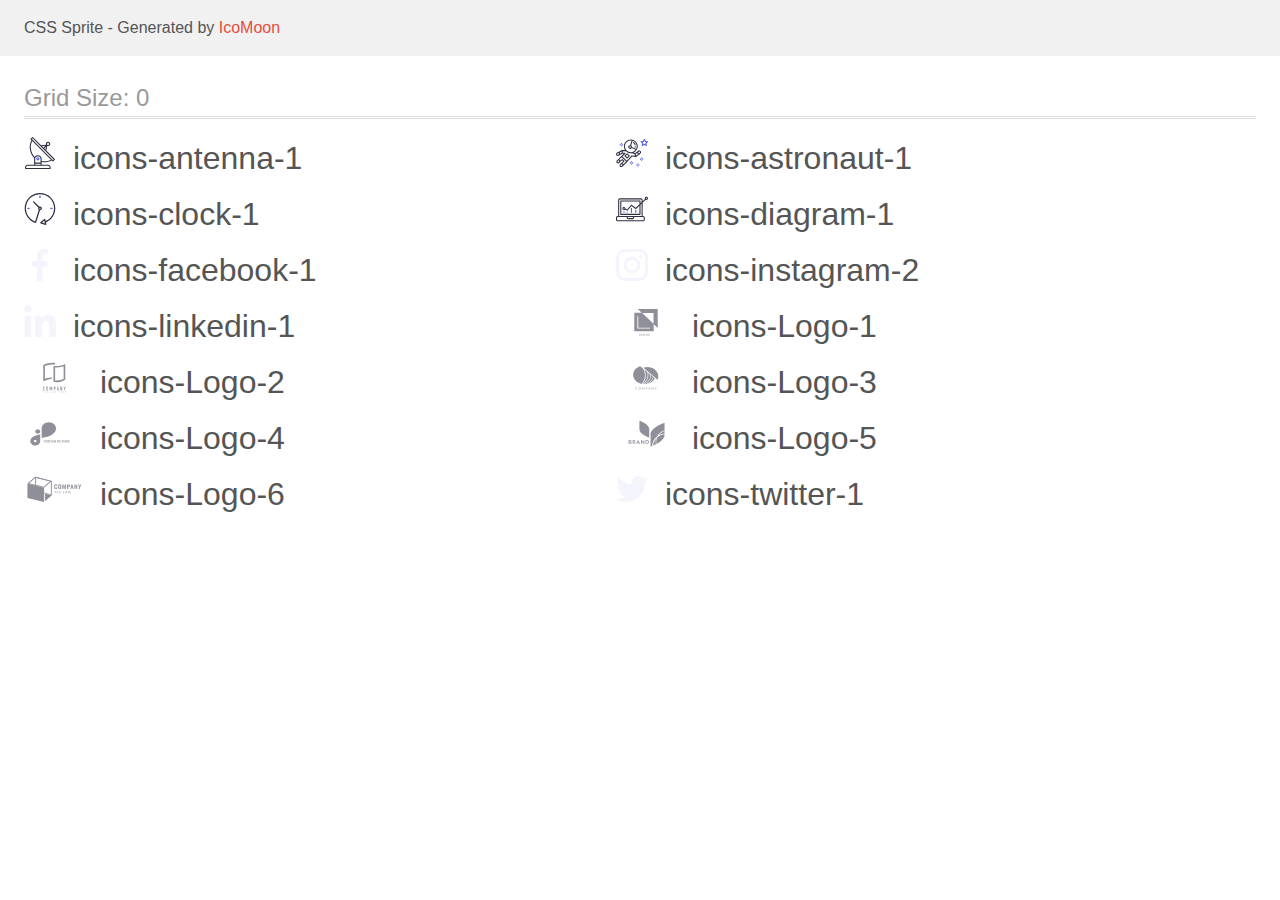
<file: images/icomoon/sprite/sprite.html>
<!doctype html>
<html>
<head>
    <title>CSS Sprite</title>
    <meta charset="utf-8">
    <meta name="viewport" content="width=device-width, initial-scale=1">
    <link href="sprite.css" rel="stylesheet">
</head>
<style>
    body {
        font-family: sans-serif;
        color: #555;
        margin: 0;
        line-height: 1.5;
    }
    a, a:visited {
        color: #e74c3c;
        text-decoration: none;
    }
    a:hover {
        box-shadow: 0 1px;
    }
    header {
        background: #F1F1F1;
    }
    p {
        margin: 1em 0;
    }
    h1 {
        font-size: 1.5em;
        font-weight: normal;
        margin: 1em 0 .75em;
        color: #999;
        box-shadow: 0 1px #ddd, 0 2px #fff, 0 3px #ddd;
    }
    .mhl {
        margin-left: 1.5em;
        margin-right: 1.5em;
    }
    .cell {
        float: left;
        margin-right: 1.5em;
        margin-bottom: .25em;
        width: 17em;
        overflow: hidden;
    }
    .cell span {
        margin-right: .25em;
    }
    .clearfix:before, .clearfix:after {
        content: " ";
        display: table;
    }
    .clearfix:after {
        clear: both;
    }
    .fs1 {
        font-size: 32px;
    }

</style>
<body>

<header class="clearfix">
    <p class="mhl">CSS Sprite - Generated by <a href="https://icomoon.io/app">IcoMoon</a></p>
</header>
    <div class="clearfix mhl">
        <h1>Grid Size: 0</h1>
        <div class="cell fs1">
            <span class="icon icons-antenna-1"></span>
            icons-antenna-1
        </div>
        <div class="cell fs1">
            <span class="icon icons-astronaut-1"></span>
            icons-astronaut-1
        </div>
        <div class="cell fs1">
            <span class="icon icons-clock-1"></span>
            icons-clock-1
        </div>
        <div class="cell fs1">
            <span class="icon icons-diagram-1"></span>
            icons-diagram-1
        </div>
        <div class="cell fs1">
            <span class="icon icons-facebook-1"></span>
            icons-facebook-1
        </div>
        <div class="cell fs1">
            <span class="icon icons-instagram-2"></span>
            icons-instagram-2
        </div>
        <div class="cell fs1">
            <span class="icon icons-linkedin-1"></span>
            icons-linkedin-1
        </div>
        <div class="cell fs1">
            <span class="icon icons-Logo-1"></span>
            icons-Logo-1
        </div>
        <div class="cell fs1">
            <span class="icon icons-Logo-2"></span>
            icons-Logo-2
        </div>
        <div class="cell fs1">
            <span class="icon icons-Logo-3"></span>
            icons-Logo-3
        </div>
        <div class="cell fs1">
            <span class="icon icons-Logo-4"></span>
            icons-Logo-4
        </div>
        <div class="cell fs1">
            <span class="icon icons-Logo-5"></span>
            icons-Logo-5
        </div>
        <div class="cell fs1">
            <span class="icon icons-Logo-6"></span>
            icons-Logo-6
        </div>
        <div class="cell fs1">
            <span class="icon icons-twitter-1"></span>
            icons-twitter-1
        </div>
  </div>

</body>
</html>
</file>
<file: css/styles.css>
:root {
        --primary-brand: #4d5ae5;
    --pressed-state: #404bbf;
    --dark: #2E2f42;
    --success: #31D0AA;
    --text: #434455;
    --subtle-text: #8e8f99;
    --accent: #E7E9fc;
    --light: #f4f4fd;
    --modal-overlay: #2e2f42;
    --hero-backround: #2e2f42;
    --hero-backround-translucend: #2e2f42bb;
    --white-background: #FFFFFF;
    --modal-background: #fcfcfc;
}

* {
    box-sizing: border-box;
    margin: 0;
    padding: 0;
}

body {
    font-family: 'Roboto', sans-serif;
    color: var(--text);
    background-color: var(--white-background);
    font-size: 24px;
}

.header {
    font-size: 16px;
    font-weight: 500;
    line-height: 1.5;
    margin: 0 auto;
    border-bottom-width: 1px;
    border-bottom-style: solid;
    border-bottom-color: var(--accent);
    box-shadow: 0px 2px 1px rgba(46, 47, 66, 0.08),
        0px 1px 1px rgba(46, 47, 66, 0.16),
        0px 1px 6px rgba(46, 47, 66, 0.08);
}

.inheader {
color: var(--dark);
}

.headcont {
    display:flex;
    align-items: center;
}

.section-motto {
    display: flex;
    margin: 0 auto;
    font-size: 56px;
    font-weight: 700;
    line-height: 1.07;
    text-transform: capitalize;
    color: white;
    padding-top: 188px;
    padding-bottom: 188px;
    background-color: var(--dark);
    background-image: linear-gradient(rgba(46, 47, 66, 0.7), rgba(46, 47, 66, 0.7)), url(../images/people-office.jpg);
    max-width: 1440px;
    background-size: cover;
    background-repeat: no-repeat;
    background-position: center;
}

h2 {
    font-size: 20px;
    font-weight: 500;
    line-height: 1.2;
    letter-spacing: 0.02em;
    text-transform: capitalize;
}

.pichead {
    font-size: 20px;
    font-weight: 500;
    line-height: 1.2;
    letter-spacing: 0.02em;
    color: var(--dark);
    margin-bottom: 8px;
}

.ulcharacteristic {
display: flex;
gap: 24px;
}

.licharacteristic {
width: calc((100% - 72px) / 4);
}

.characteristic {
    font-size: 20px;
    font-weight: 500;
    line-height: 1.2;
    letter-spacing: 0.02em;
    color: var(--dark);
    margin-bottom: 8px;
}

.lipic {
    display: block;
}

.char {
    font-size: 16px;
    font-weight: 400;
    line-height: 1.5;
    letter-spacing: 0.02em;
    color: var(--text);
    text-align: left;
}

.task {
    font-size: 36px;
    font-weight: 700;
    line-height: 1.11;
    text-align: center;
    letter-spacing: 0.02em;
    text-transform: capitalize;
    color: var(--dark);
    margin-bottom: 72px;
    padding-bottom: 0;
}

.section-tasks {
    padding-top: 0;
    padding-bottom: 120px;
}
.ultasks {
    display: flex;
    gap: 24px;
}

.litasks{
flex-basis: calc((100% - 48px) / 3);
}

.people {
    background-color: var(--light);
    font-size: 36px;
    line-height: 1.11;
    text-align: center;
    letter-spacing: 0.02em;
    text-transform: capitalize;
    color: var(--dark);
    margin: 0 auto;
}

.teamlist {
    background-color: var(--white-background);
    font-weight: 500;
    font-size: 20px;
    line-height: 1.2;
    letter-spacing: 0.02em;
    color: var(--dark);
    flex-basis: calc((100% - 72px) / 4);
    border-radius: 0px 0px 4px 4px;
    box-shadow: 0px 1px 6px rgba(46, 47, 66, 0.08),
        0px 1px 1px rgba(46, 47, 66, 0.16),
        0px 2px 1px rgba(46, 47, 66, 0.08);
}

.lisocial-link-icons {
    width: 40px;
    height: 40px;
}

address {
    font-style: normal;
    font-weight: 400;
    font-size: 16px;
    line-height: 1.5;
    padding: 24px 0;
}

.list-ulbuttons {
    display: flex;
    gap: 24px;
    justify-content: center;
    margin-bottom: 72px;
    list-style:none;
    }

.button {
    font-family: 'Roboto', sans-serif;
    font-size: 16px;
    font-weight: 500;
    line-height: 1.5;
    color: var(--primary-brand);
    cursor: pointer;
}

.sectionfiltres {
    padding-top: 96px;
    padding-bottom: 120px;
}

.filtr {
    color: var(--primary-brand);
    letter-spacing: 0.04em;
    background-color: var(--light);
    padding: 12px 24px;
    border-radius: 4px;
    border: 1px solid var(--accent);
}

.filtr:hover,
.filtr:focus {
    color: var(--white-background);
    background-color: var(--pressed-state);
    border: 1px solid transparent;
    box-shadow: 0px 3px 1px rgba(0, 0, 0, 0.1),
        0px 2px 1px rgba(0, 0, 0, 0.08),
        0px 2px 2px rgba(0, 0, 0, 0.12);
}

.orderservice {
    color: white;
    background-color: var(--primary-brand);
    letter-spacing: 0.04em;
    padding: 16px 32px;
    min-width: 169px;
    height: 56px;
    border: none;
    border-radius: 4px;
    display: block;
    margin-top: 48px;
    margin-left: auto;
    margin-right: auto;
}

body > button {
    font-family: "Roboto", sans-serif;
}

.orderservice:hover,
.orderservice:focus {
    background-color: var(--pressed-state);
}

footer {
    line-height: 1.5;
    background-color: var(--dark);
    letter-spacing: 0.03em;
    padding: 100px 0;
}

.foo {
    margin: 0 auto;
}

.footer {
    color: var(--light);
}

.parinfoo {
    font-size: 16px;
    font-weight: 400;
    line-height: 1.5;
    letter-spacing: 0.02em;
    color: var(--light);
    max-width: 264px;
}

.ulcontact{
    display: flex;
    align-items: right;
    gap: 40px;
    list-style: none;
    text-align: center;
}

.conts {
    color: var(--text);
    font-style: normal;
    font-weight: 400;
    letter-spacing: 0.02em;
    display: flex;
    align-items: center;
    gap: 40px;
}

.link:hover,
.link:focus {
    color: var(--pressed-state);
}

.link .logo:hover,
.link .logo:focus {
    color: var(--pressed-state);
}

.logo {
    font-size: 18px;
    font-family: 'Raleway', sans-serif;
    font-weight: 800;
    line-height: 1.17;
    text-transform: uppercase;
    letter-spacing: 0.03em;
    color: var(--primary-brand);
    margin-right: 76px;
    display: inline-block;
}

.navigation {
    color: var(--dark);
    letter-spacing: 0.02em;
    padding: 24px 0;
}

.navigation:hover,
.navigation:focus {
    color: var(--pressed-state);
}

.link {
    text-decoration: none;
}

.picpar {
    font-size: 16px;
    line-height: 1.5;
    letter-spacing: 0.02em;
    color: var(--text);
}

.list {
    list-style: none;
    margin: 0;
    padding-left: 0;
}

.title {
    display: flex;
    text-align: center;
    font-size: 56px;
    letter-spacing: 0.02em;
    max-width: 496px;
    margin-right: auto;
    margin-left: auto;
}

.team{
    background-color: var(--light);
}

.teamhead {
    font-size: 36px;
    font-weight: 700;
    line-height: 1.11;
    text-align: center;
    letter-spacing: 0.02em;
    text-transform: capitalize;
    color: var(--dark);
    margin-bottom: 72px;
}

.teamlist {
    background-color: var(--white-background);
}

.container {
    width: 1158px;
    margin: 0 auto;
    padding: 0 15px;

}
.ulbuttonpic {
    display: flex;
    flex-wrap: wrap;
    column-gap: 24px;
    row-gap: 48px;
}

.libuttonpic {
    display: block;
}

.lipic:hover,
.lipic:focus {
    box-shadow: 0px 1px 6px rgba(46, 47, 66, 0.08),
    0px 1px 1px rgba(46, 47, 66, 0.16),
    0px 2px 1px rgba(46, 47, 66, 0.08);
}

.pic {
    padding-bottom: 32px;
}

.picheader {
    font-weight: 500;
    font-size: 20px;
    line-height: 1.2;
    letter-spacing: 0.02em;
    margin-bottom: 8px;
    color: var(--dark)
}

.section {
    padding-top: 120px;
    padding-bottom: 120px;
}

img {
    display: block;
}

.ulnav {
    display: flex;
    gap: 40px;
    padding: 24px 0;
}

.visually-hidden {
    position: absolute;
    width: 1px;
    height: 1px;
    margin: -1px;
    border: 0;
    padding: 0;
    white-space: nowrap;
    clip-path: inset(100%);
    clip: rect(0 0 0 0);
    overflow: hidden;
}

.members {
    display: flex;
    font-size: 20px;
    gap: 24px;
}

.member {
font-size: 20px;
font-weight: 500;
line-height: 1.2;
letter-spacing: 0.02em;
text-align: center;
margin-bottom: 8px;
}

.memberposition {
    font-size: 16px;
    font-weight: 400;
    line-height: 1.5;
    letter-spacing: 0.02em;
    color: var(--text);
    text-align: center;
    margin-bottom: 8px;
}
.membercontainer {
    padding: 32px 0;
}

.headcontainer {
display: flex;
gap: 332px;
}

.appcontainer {
    padding: 32px 16px;
    border: 1px solid var(--accent);
    border-top: none;
}

.logoinfoo {
    margin-bottom: 16px;
    font-size: 18px;
    font-family: 'Raleway', sans-serif;
    font-weight: 800;
    line-height: 1.17;
    text-transform: uppercase;
    letter-spacing: 0.03em;
    color: var(--primary-brand);
    margin-right: 76px;
    display: inline-block;
}
.characteristic-icons {
    background-color: var(--light);
    display: flex;
    border-radius: 4px;
    margin-bottom: 8px;
    height: 112px;
    align-items: center;
    justify-content: center;
}

.our-customers {
    padding: 120px 0 120px;
}

.customershead {
    font-size: 36px;
    font-weight: 700;
    line-height: 1.11;
    letter-spacing: 0.72px;
    color: var(--dark);
    display: flex;
    justify-content: center;
    align-items: center;
    margin-bottom: 72px;
}

.ulcustomers {
    list-style: none;
    display:flex;
    gap: 24px;
    justify-content: center;
    align-items: center;
}

.licustomers {
    width: calc((100% - 120px) / 6);
    height: 88px;
    align-items: center;
    justify-content: center;
    gap: 24px;
}
.ulsocial-link-icons {
    list-style: none;
    display: flex;
    justify-content: center;
    gap: 24px;
}
.social-link-icons {
    width: 40px;
    height: 40px;
}

.social-link {
    width: 100%;
    height: 100%;
    background-color: var(--primary-brand);
    border-radius: 50%;
    display: flex;
    align-items: center;
    justify-content: center;
}

.social-link:hover,
.social-link:focus {
    background-color: var(--pressed-state);
}

.svgsocial-link-icons {
    fill: var(--light);
}

.customers-links {
    width: 100%;
    height: 100%;
    display: flex;
    align-items: center;
    justify-content: center;
    border-radius: 4px;
    border: 1px;
    border-style: solid;
    border-color: var(--subtle-text);
    color: var(--subtle-text);
}

.customers-links:hover,
.customers-links:focus {
    border-color: var(--pressed-state);
    color: var(--pressed-state);
}

.svglogo-customers {
    fill: currentColor;
}

.foo-container {
    display: flex;
    align-items: baseline;
    width: 1158px;
    margin: 0 auto;
    padding: 0 15px;
}

.foo-container-logo {
    margin-right: 120px;
}

.social-media-infoo {
    font-size: 16px;
    font-weight: 500;
    line-height: 1.5;
    letter-spacing: 0.32px;
    color: var(--white-background);
    margin-bottom: 16px;
}
.ulsocial-links-infoo {
    list-style: none;
    display: flex;
    align-items: center;
    justify-content: center;
    gap: 16px;
}

.social-link-infoo {
    width: 100%;
    height: 100%;
    background-color: var(--primary-brand);
    border-radius: 50%;
    display: flex;
    align-items: center;
    justify-content: center;
}

.social-link-infoo:hover,
.social-link-infoo:focus {
    background-color: var(--success);
}

.lisocial-link-icons-infoo {
    width: 40px;
    height: 40px;
}

.svgsocial-link-icons-infoo{
    fill: var(--light);
}
</file>
<file: images/icomoon/demo-files/demo.css>
body {
  padding: 0;
  margin: 0;
  font-family: sans-serif;
  font-size: 1em;
  line-height: 1.5;
  color: #555;
  background: #fff;
}
h1 {
  font-size: 1.5em;
  font-weight: normal;
  box-shadow: 0 1px #ddd, 0 2px #fff, 0 3px #ddd;
}
small {
  font-size: .66666667em;
}
a {
  color: #e74c3c;
  text-decoration: none;
}
a:hover, a:focus {
  box-shadow: 0 1px #e74c3c;
}
.bshadow0, input {
  box-shadow: inset 0 -2px #e7e7e7;
}
input:hover {
  box-shadow: inset 0 -2px #ccc;
}
input, fieldset {
  font-size: 1em;
  margin: 0;
  padding: 0;
  border: 0;
}
input {
  color: inherit;
  line-height: 1.5;
  height: 1.5em;
  padding: .25em 0;
}
input:focus {
  outline: none;
  box-shadow: inset 0 -2px #449fdb;
}
.glyph {
  font-size: 16px;
  margin-right: 1.5em;
  float: left;
  width: 6em;
}
svg {
  color: #000;
}
.liga {
  width: 80%;
  width: calc(100% - 2.5em);
}
.talign-right {
  text-align: right;
}
.talign-center {
  text-align: center;
}
.bgc1 {
  background: #f1f1f1;
}
.fgc0 {
  color: #000;
}
.fgc1 {
  color: #999;
}
p {
  margin-top: 1em;
  margin-bottom: 1em;
}
.mvm {
  margin-top: .75em;
  margin-bottom: .75em;
}
.mtn {
  margin-top: 0;
}
.mtl, .mal {
  margin-top: 1.5em;
}
.mbl, .mal {
  margin-bottom: 1.5em;
}
.mal, .mhl {
  margin-left: 1.5em;
  margin-right: 1.5em;
}
.mhmm {
  margin-left: 1em;
  margin-right: 1em;
}
.ptl {
  padding-top: 1.5em;
}
.pbs, .pvs {
  padding-bottom: .25em;
}
.pvs, .pts {
  padding-top: .25em;
}
.unit {
  float: left;
}
.unitRight {
  float: right;
}
.size1of2 {
  width: 50%;
}
.size1of1 {
  width: 100%;
}
.clearfix:before, .clearfix:after {
  content: " ";
  display: table;
}
.clearfix:after {
  clear: both;
}
.hidden-true {
  display: none;
}
.textbox0 {
  width: 3em;
  background: #f1f1f1;
  padding: .25em .5em;
  line-height: 1.5;
  height: 1.5em;
}
.fs0 {
  font-size: 16px;
}
.fs1 {
  font-size: 32px;
}
.name {
  font-size: 0.5em;
  margin-left: 1em;
}
</file>
<file: images/icomoon/style.css>
.icon {
  display: inline-block;
  width: 1em;
  height: 1em;
  stroke-width: 0;
  stroke: currentColor;
  fill: currentColor;
}

/* ==========================================
Single-colored icons can be modified like so:
.icons-name {
  font-size: 32px;
  color: red;
}
========================================== */

.icons-Logo-1 {
  width: 1.857421875em;
}

.icons-Logo-2 {
  width: 1.857421875em;
}

.icons-Logo-3 {
  width: 1.857421875em;
}

.icons-Logo-4 {
  width: 1.857421875em;
}

.icons-Logo-5 {
  width: 1.857421875em;
}

.icons-Logo-6 {
  width: 1.857421875em;
}
</file>
<file: images/icomoon/sprite/sprite.css>
.icon {
  display: inline-block;
  background-repeat: no-repeat;
  background-image: url(sprite.svg);
}
.icons-antenna-1 {
  width: 32px;
  height: 32px;
  background-position: 0 0;
}
.icons-astronaut-1 {
  width: 32px;
  height: 32px;
  background-position: -48px 0;
}
.icons-clock-1 {
  width: 32px;
  height: 32px;
  background-position: -96px 0;
}
.icons-diagram-1 {
  width: 32px;
  height: 32px;
  background-position: -144px 0;
}
.icons-facebook-1 {
  width: 32px;
  height: 32px;
  background-position: -192px 0;
}
.icons-instagram-2 {
  width: 32px;
  height: 32px;
  background-position: -240px 0;
}
.icons-linkedin-1 {
  width: 32px;
  height: 32px;
  background-position: -288px 0;
}
.icons-Logo-1 {
  width: 59px;
  height: 32px;
  background-position: -336px 0;
}
.icons-Logo-2 {
  width: 59px;
  height: 32px;
  background-position: -432px 0;
}
.icons-Logo-3 {
  width: 59px;
  height: 32px;
  background-position: -528px 0;
}
.icons-Logo-4 {
  width: 59px;
  height: 32px;
  background-position: -624px 0;
}
.icons-Logo-5 {
  width: 59px;
  height: 32px;
  background-position: 0 -48px;
}
.icons-Logo-6 {
  width: 59px;
  height: 32px;
  background-position: -96px -48px;
}
.icons-twitter-1 {
  width: 32px;
  height: 32px;
  background-position: -192px -48px;
}
</file>
